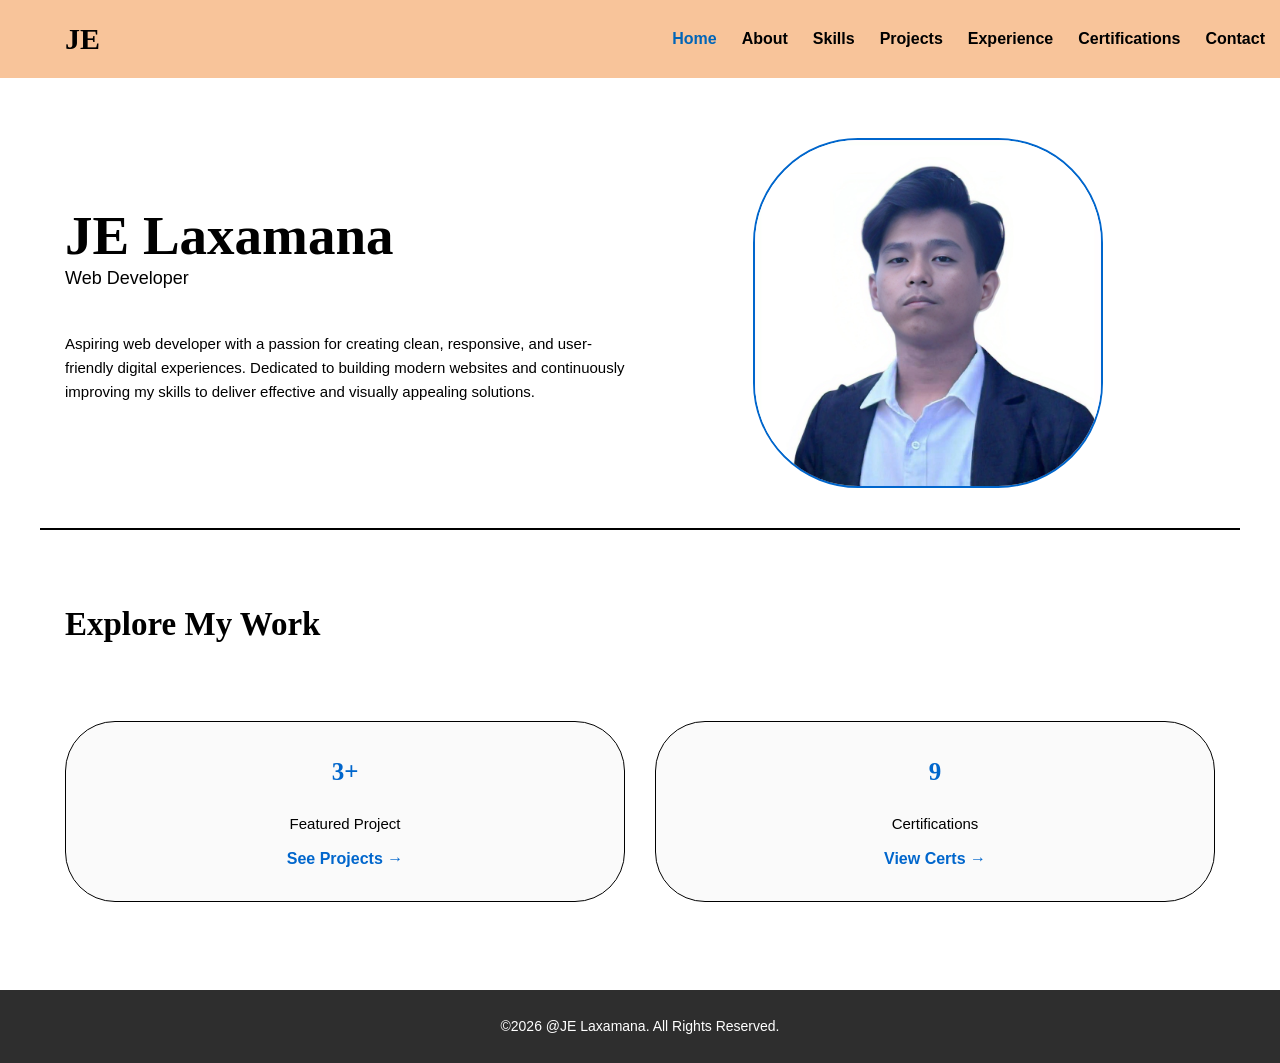
<file: index.html>
<!DOCTYPE html>

<head>
    <meta name="viewport" content="width=device-width, initial-scale=1.0">
    <title>JE Laxamana - Home</title>
    <link rel="stylesheet" href="style.css">
</head>
<body>
    <!-- Navigation -->
    <nav class="navbar">

  <div class="logo">JE</div>

  <div class="burger" id="burger">
    <div></div>
    <div></div>
    <div></div>
  </div>

  <ul class="nav-links" id="nav-links">
    <li><a href="index.html" class="active">Home</a></li>
    <li><a href="about.html">About</a></li>
    <li><a href="skills.html">Skills</a></li>
    <li><a href="projects.html">Projects</a></li>
    <li><a href="experience.html">Experience</a></li>
    <li><a href="certifications.html">Certifications</a></li>
    <li><a href="contact.html">Contact</a></li>
  </ul>

</nav>

    <!-- Hero Section -->
    <div class="home">
        <div class="home_content">
            <div class="home_text">
                <h1>JE Laxamana</h1>
                <p class="home_WebDev">Web Developer</p>
                <p class="home_description">
                Aspiring web developer with a passion for creating clean, responsive, and user-friendly digital experiences.
                Dedicated to building modern websites and continuously improving my skills to deliver effective and visually appealing solutions.</p>

            </div>
            <div class="img_container">
                <div class="img">
                    <img src="PFP.jpeg">
                </div>
            </div>
        </div>
    </div>



    <!-- Quick Navigation -->
    <section>
        <h2 class="section-title">Explore My Work</h2>
        <div class="quick-links">
            <div class="quick-card">
                <div class="quick-card-title">3+</div>
                <div class="quick-card-label">Featured Project</div>
                <a href="projects.html">See Projects →</a>
            </div>
            <div class="quick-card">
                <div class="quick-card-title">9</div>
                <div class="quick-card-label">Certifications</div>
                <a href="certifications.html">View Certs →</a>
            </div>
        </div>
    </section>

    <!-- Footer -->
    <footer>©2026 @JE Laxamana. All Rights Reserved.</footer>

    <script src="script.js"></script>
</body>
</html>
</file>
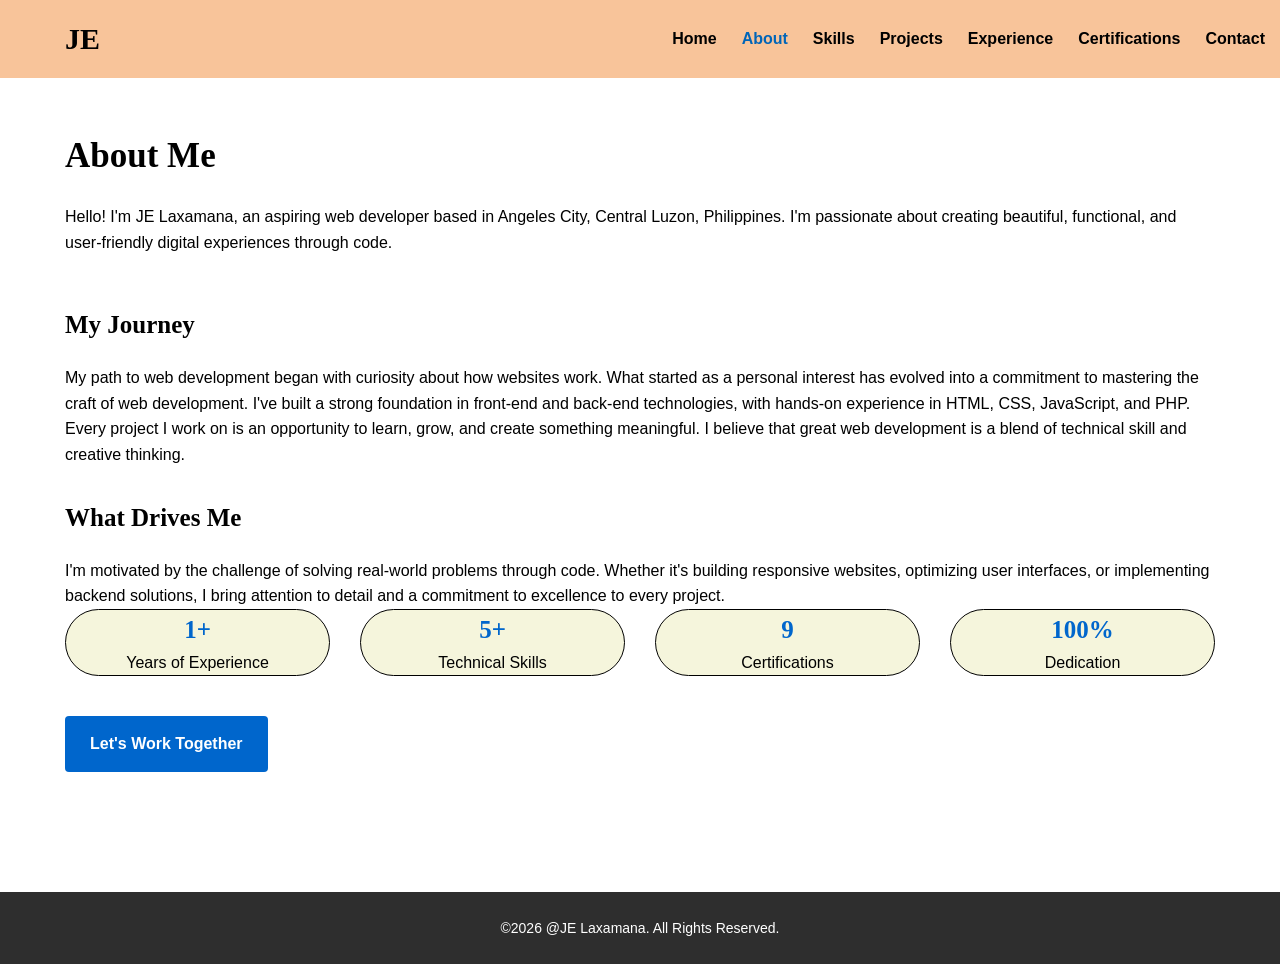
<file: about.html>
<!DOCTYPE html>

<head>
    <meta name="viewport" content="width=device-width, initial-scale=1.0">
    <title>JE Laxamana | About Me</title>
    <link rel="stylesheet" href="style.css">
</head>
<body>
    <!-- Navigation -->
    <nav class="navbar">

  <div class="logo">JE</div>

  <div class="burger" id="burger">
    <div></div>
    <div></div>
    <div></div>
  </div>

  <ul class="nav-links" id="nav-links">
    <li><a href="index.html">Home</a></li>
    <li><a href="about.html" class="active">About</a></li>
    <li><a href="skills.html">Skills</a></li>
    <li><a href="projects.html">Projects</a></li>
    <li><a href="experience.html">Experience</a></li>
    <li><a href="certifications.html">Certifications</a></li>
    <li><a href="contact.html">Contact</a></li>
  </ul>

</nav>

    <div class="container">
        <h1 class="page-title">About Me</h1>
            <div class="about-text">
                <p class="page-subtitle"> Hello! I'm JE Laxamana, an aspiring web developer based in Angeles City, Central Luzon, Philippines. I'm passionate about creating beautiful, functional, and user-friendly digital experiences through code.</p>
                <h3>My Journey</h3>
                <p>My path to web development began with curiosity about how websites work. What started as a personal interest has evolved into a commitment to mastering the craft of web development. I've built a strong foundation in front-end and back-end technologies, with hands-on experience in HTML, CSS, JavaScript, and PHP.</p>
                <p>Every project I work on is an opportunity to learn, grow, and create something meaningful. I believe that great web development is a blend of technical skill and creative thinking.</p>
                <h3>What Drives Me</h3>
                <p>I'm motivated by the challenge of solving real-world problems through code. Whether it's building responsive websites, optimizing user interfaces, or implementing backend solutions, I bring attention to detail and a commitment to excellence to every project.</p>
            </div>

        <div class="highlight">
            <div class="h-card">
                <div class="h-card-title">1+</div>
                <div class="h-card-label">Years of Experience</div>
            </div>
            <div class="h-card">
                <div class="h-card-title">5+</div>
                <div class="h-card-label">Technical Skills</div>
            </div>
            <div class="h-card">
                <div class="h-card-title">9</div>
                <div class="h-card-label">Certifications</div>
            </div> 
            <div class="h-card">
                <div class="h-card-title">100%</div>
                <div class="h-card-label">Dedication</div>
            </div>
        </div>
        <a href="contact.html" class="cta-link">Let's Work Together</a>
     </div>

    <footer>©2026 @JE Laxamana. All Rights Reserved.</footer>
    <script src="script.js"></script>
</body>
</html>
</file>
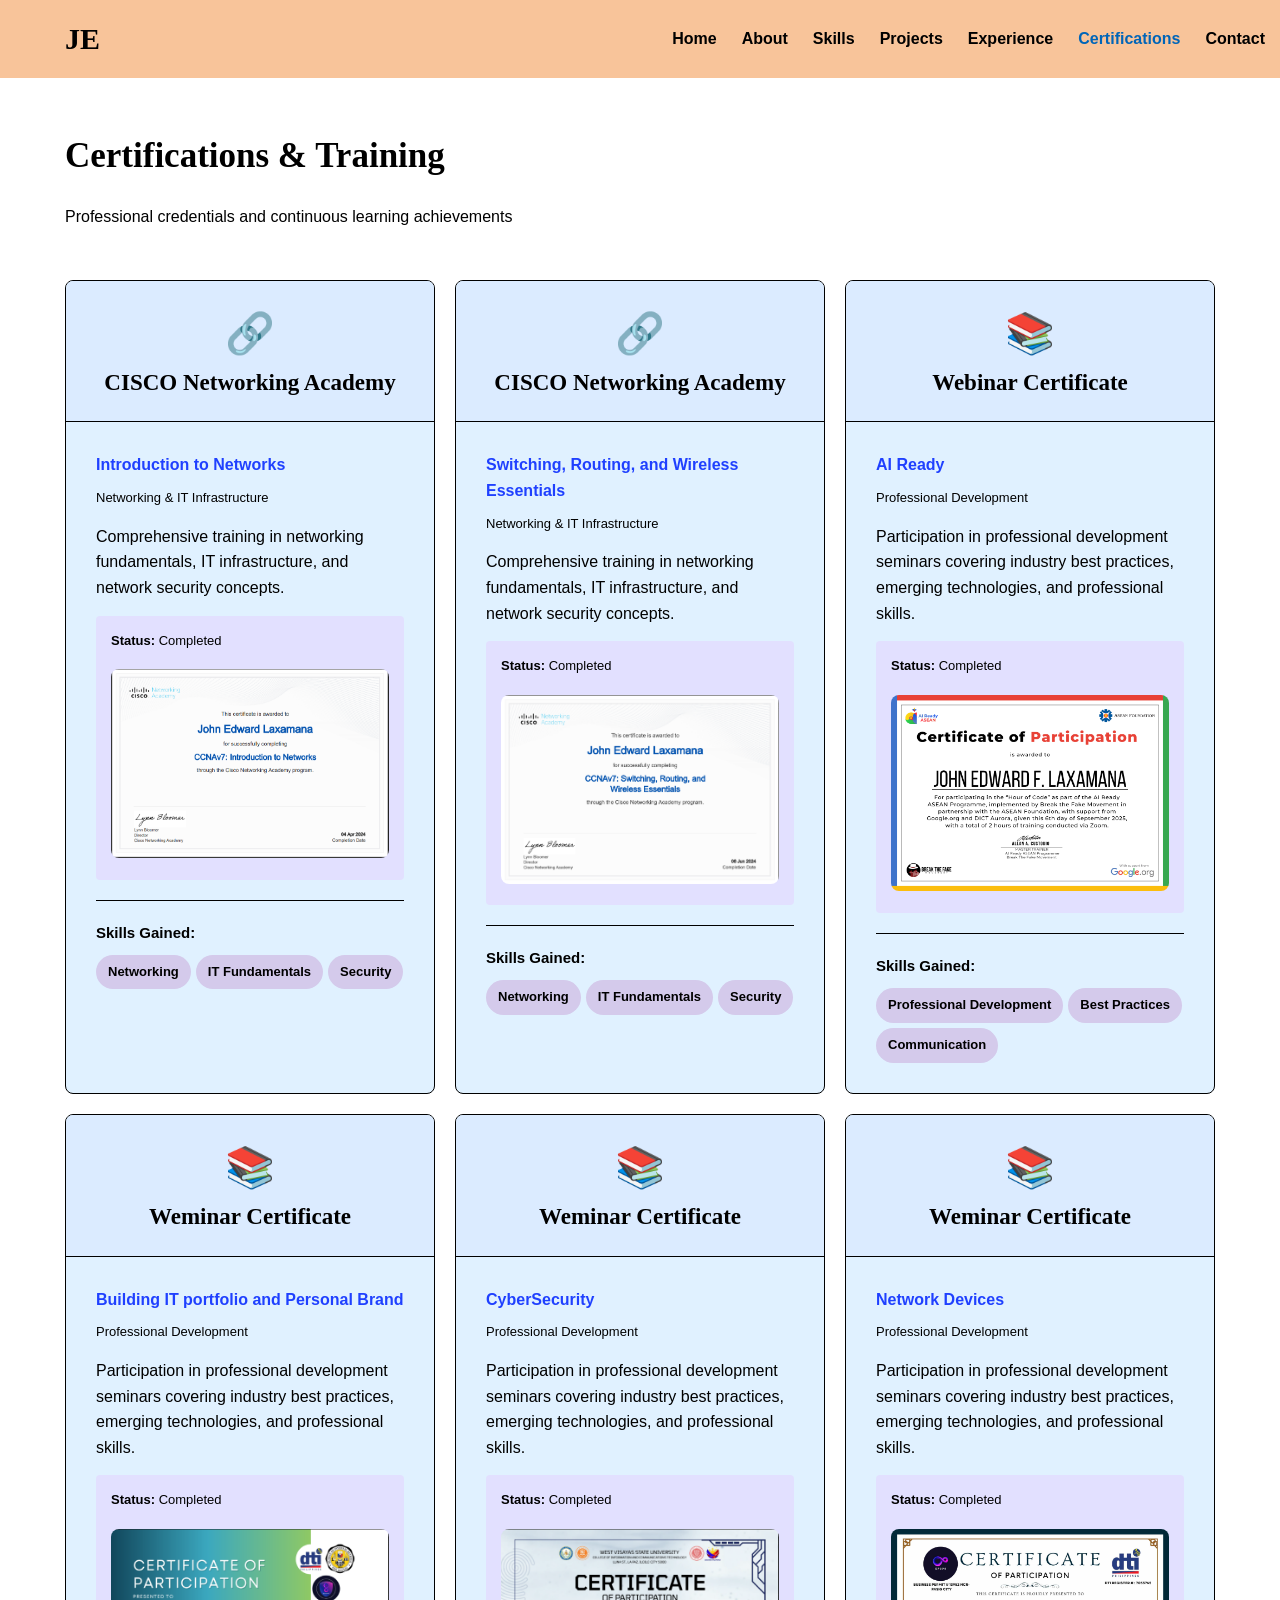
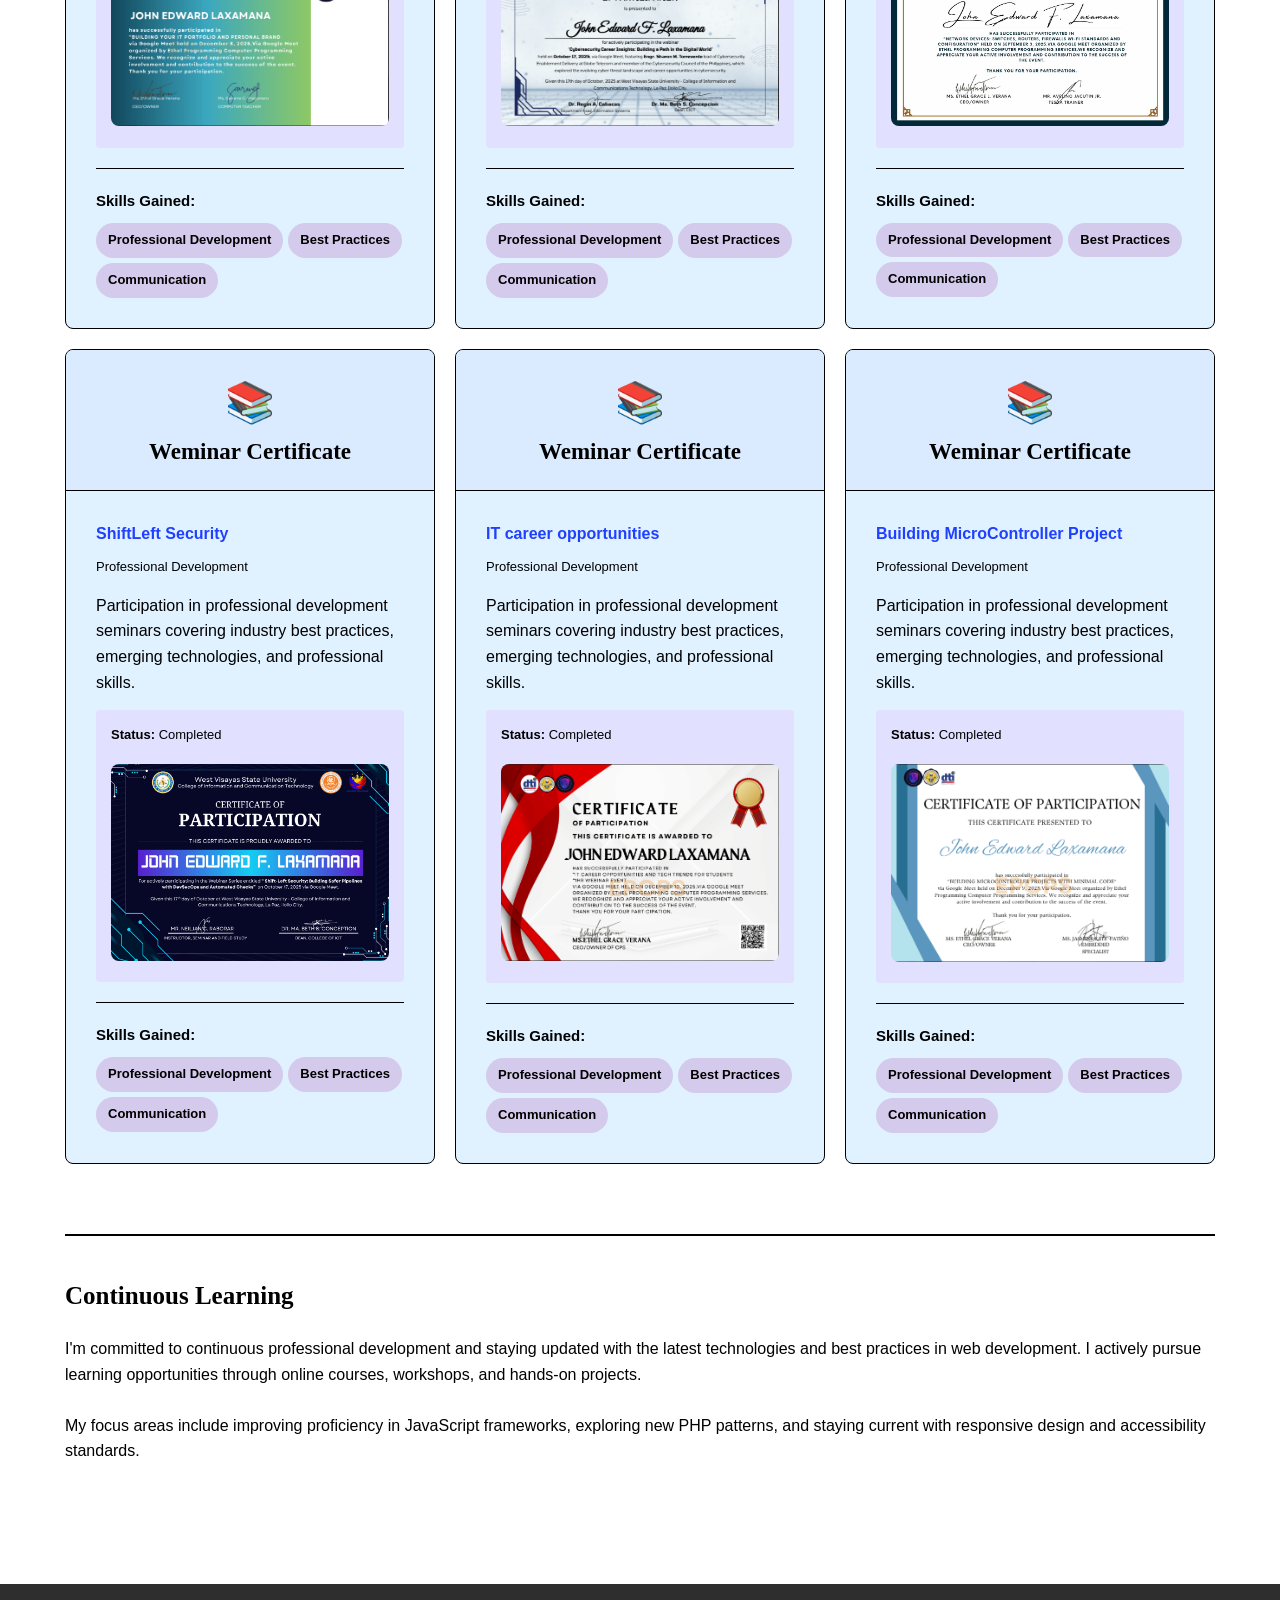
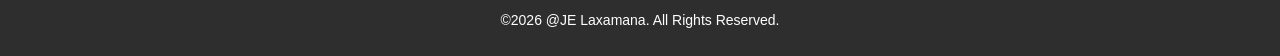
<file: certifications.html>
<!DOCTYPE html>

<head>
    <meta name="viewport" content="width=device-width, initial-scale=1.0">
    <title>JE Laxamana | Certifications</title>
    <link rel="stylesheet" href="style.css">
</head>
<body>
    <!-- Navigation -->
    <nav class="navbar">

  <div class="logo">JE</div>

  <div class="burger" id="burger">
    <div></div>
    <div></div>
    <div></div>
  </div>

  <ul class="nav-links" id="nav-links">
    <li><a href="index.html">Home</a></li>
    <li><a href="about.html">About</a></li>
    <li><a href="skills.html">Skills</a></li>
    <li><a href="projects.html">Projects</a></li>
    <li><a href="experience.html">Experience</a></li>
    <li><a href="certifications.html" class="active">Certifications</a></li>
    <li><a href="contact.html">Contact</a></li>
  </ul>

</nav>

    <div class="container">
        <h1 class="page-title">Certifications & Training</h1>
        <p class="page-subtitle">Professional credentials and continuous learning achievements</p>

        <div class="certs-grid">
            <div class="cert-card">
                <div class="cert-header">
                    <div class="cert-icon">🔗</div>
                    <h2 class="cert-name">CISCO Networking Academy</h2>
                </div>
                <div class="cert-body">
                    <div class="cert-issuer">Introduction to Networks</div>
                    <div class="cert-category">Networking & IT Infrastructure</div>
                    <p class="cert-description">Comprehensive training in networking fundamentals, IT infrastructure, and network security concepts.</p>
                    <div class="cert-details">
                        <div class="cert-detail-item">
                            <span class="cert-detail-label">Status:</span> Completed
                        </div>

                        <div class="cert-image">
                            <img src="CCNA-ITN.PNG" alt="Seminar Certificate" onclick="openImage(this)">
                        </div>
                    </div>
                    
                    <div class="certification-skills">
                        <div class="skills-label">Skills Gained:</div>
                        <div class="skills-tags">
                            <span class="skill-badge">Networking</span>
                            <span class="skill-badge">IT Fundamentals</span>
                            <span class="skill-badge">Security</span>
                        </div>
                    </div>
                </div>
            </div>
            <div class="cert-card">
                <div class="cert-header">
                    <div class="cert-icon">🔗</div>
                    <h2 class="cert-name">CISCO Networking Academy</h2>
                </div>
                <div class="cert-body">
                    <div class="cert-issuer">Switching, Routing, and Wireless Essentials</div>
                    <div class="cert-category">Networking & IT Infrastructure</div>
                    <p class="cert-description">Comprehensive training in networking fundamentals, IT infrastructure, and network security concepts.</p>
                    <div class="cert-details">
                        <div class="cert-detail-item">
                            <span class="cert-detail-label">Status:</span> Completed
                        </div>

                        <div class="cert-image">
                            <img src="CCNA-SRWE.png" alt="Seminar Certificate" onclick="openImage(this)">
                        </div>

                    </div>
                    
                    <div class="certification-skills">
                        <div class="skills-label">Skills Gained:</div>
                        <div class="skills-tags">
                            <span class="skill-badge">Networking</span>
                            <span class="skill-badge">IT Fundamentals</span>
                            <span class="skill-badge">Security</span>
                        </div>
                    </div>
                </div>
            </div>

            <div class="cert-card">
                <div class="cert-header">
                    <div class="cert-icon">📚</div>
                    <h2 class="cert-name">Webinar Certificate</h2>
                </div>
                <div class="cert-body">
                    <div class="cert-issuer">AI Ready</div>
                    <div class="cert-category">Professional Development</div>
                    <p class="cert-description">Participation in professional development seminars covering industry best practices, emerging technologies, and professional skills.</p>
                    <div class="cert-details">
                        <div class="cert-detail-item">
                            <span class="cert-detail-label">Status:</span> Completed
                        </div>

                        <div class="cert-image">
                            <img src="Certificate, (AI ready).png" alt="Seminar Certificate" onclick="openImage(this)">
                        </div>
                    </div>


                    <div class="certification-skills">
                        <div class="skills-label">Skills Gained:</div>
                        <div class="skills-tags">
                            <span class="skill-badge">Professional Development</span>
                            <span class="skill-badge">Best Practices</span>
                            <span class="skill-badge">Communication</span>
                        </div>
                    </div>
                </div>
            </div>
            <div class="cert-card">
                <div class="cert-header">
                    <div class="cert-icon">📚</div>
                    <h2 class="cert-name">Weminar Certificate</h2>
                </div>
                <div class="cert-body">
                    <div class="cert-issuer">Building IT portfolio and Personal Brand</div>
                    <div class="cert-category">Professional Development</div>
                    <p class="cert-description">Participation in professional development seminars covering industry best practices, emerging technologies, and professional skills.</p>
                    <div class="cert-details">
                        <div class="cert-detail-item">
                            <span class="cert-detail-label">Status:</span> Completed
                        </div>

                        <div class="cert-image">
                            <img src="Cert, Building port.png" alt="Seminar Certificate" onclick="openImage(this)">
                        </div>

                    </div>


                    <div class="certification-skills">
                        <div class="skills-label">Skills Gained:</div>
                        <div class="skills-tags">
                            <span class="skill-badge">Professional Development</span>
                            <span class="skill-badge">Best Practices</span>
                            <span class="skill-badge">Communication</span>
                        </div>
                    </div>
                </div>
            </div>
            <div class="cert-card">
                <div class="cert-header">
                    <div class="cert-icon">📚</div>
                    <h2 class="cert-name">Weminar Certificate</h2>
                </div>
                <div class="cert-body">
                    <div class="cert-issuer">CyberSecurity</div>
                    <div class="cert-category">Professional Development</div>
                    <p class="cert-description">Participation in professional development seminars covering industry best practices, emerging technologies, and professional skills.</p>
                    <div class="cert-details">
                        <div class="cert-detail-item">
                            <span class="cert-detail-label">Status:</span> Completed
                        </div>

                        <div class="cert-image">
                            <img src="Cert, Cybersecurity.png" alt="Seminar Certificate" onclick="openImage(this)">
                        </div>

                    </div>


                    <div class="certification-skills">
                        <div class="skills-label">Skills Gained:</div>
                        <div class="skills-tags">
                            <span class="skill-badge">Professional Development</span>
                            <span class="skill-badge">Best Practices</span>
                            <span class="skill-badge">Communication</span>
                        </div>
                    </div>
                </div>
            </div>
            <div class="cert-card">
                <div class="cert-header">
                    <div class="cert-icon">📚</div>



                    <h2 class="cert-name">Weminar Certificate</h2>
                </div>
                <div class="cert-body">
                    <div class="cert-issuer">Network Devices</div>
                    <div class="cert-category">Professional Development</div>
                    <p class="cert-description">Participation in professional development seminars covering industry best practices, emerging technologies, and professional skills.</p>
                    <div class="cert-details">
                        <div class="cert-detail-item">
                            <span class="cert-detail-label">Status:</span> Completed
                        </div>

                        <div class="cert-image">
                            <img src="Certificate, (Network Devices).jpeg" alt="Seminar Certificate" onclick="openImage(this)">
                        </div>

                    </div>


                    <div class="certification-skills">
                        <div class="skills-label">Skills Gained:</div>
                        <div class="skills-tags">
                            <span class="skill-badge">Professional Development</span>
                            <span class="skill-badge">Best Practices</span>
                            <span class="skill-badge">Communication</span>
                        </div>
                    </div>
                </div>
            </div>


            <div class="cert-card">
                <div class="cert-header">
                    <div class="cert-icon">📚</div>
                    <h2 class="cert-name">Weminar Certificate</h2>
                </div>
                <div class="cert-body">
                    <div class="cert-issuer">ShiftLeft Security</div>
                    <div class="cert-category">Professional Development</div>
                    <p class="cert-description">Participation in professional development seminars covering industry best practices, emerging technologies, and professional skills.</p>
                    <div class="cert-details">
                        <div class="cert-detail-item">
                            <span class="cert-detail-label">Status:</span> Completed
                        </div>

                        <div class="cert-image">
                            <img src="Certificate, (Shift-Left Security).png" alt="Seminar Certificate" onclick="openImage(this)">
                        </div>

                    </div>


                    <div class="certification-skills">
                        <div class="skills-label">Skills Gained:</div>
                        <div class="skills-tags">
                            <span class="skill-badge">Professional Development</span>
                            <span class="skill-badge">Best Practices</span>
                            <span class="skill-badge">Communication</span>
                        </div>
                    </div>
                </div>
            </div>


            <div class="cert-card">
                <div class="cert-header">
                    <div class="cert-icon">📚</div>
                    <h2 class="cert-name">Weminar Certificate</h2>
                </div>
                <div class="cert-body">
                    <div class="cert-issuer">IT career opportunities</div>
                    <div class="cert-category">Professional Development</div>
                    <p class="cert-description">Participation in professional development seminars covering industry best practices, emerging technologies, and professional skills.</p>
                    <div class="cert-details">
                        <div class="cert-detail-item">
                            <span class="cert-detail-label">Status:</span> Completed
                        </div>

                        <div class="cert-image">
                            <img src="cert, IT career.png" alt="Seminar Certificate" onclick="openImage(this)">
                        </div>

                    </div>


                    <div class="certification-skills">
                        <div class="skills-label">Skills Gained:</div>
                        <div class="skills-tags">
                            <span class="skill-badge">Professional Development</span>
                            <span class="skill-badge">Best Practices</span>
                            <span class="skill-badge">Communication</span>
                        </div>
                    </div>
                </div>
            </div>


            <div class="cert-card">
                <div class="cert-header">
                    <div class="cert-icon">📚</div>
                    <h2 class="cert-name">Weminar Certificate</h2>
                </div>
                <div class="cert-body">
                    <div class="cert-issuer">Building MicroController Project</div>
                    <div class="cert-category">Professional Development</div>
                    <p class="cert-description">Participation in professional development seminars covering industry best practices, emerging technologies, and professional skills.</p>
                    <div class="cert-details">
                        <div class="cert-detail-item">
                            <span class="cert-detail-label">Status:</span> Completed
                        </div>

                        <div class="cert-image">
                            <img src="cert, bldg.png" alt="Seminar Certificate" onclick="openImage(this)">
                        </div>
                    
                    </div>


                    <div class="certification-skills">
                        <div class="skills-label">Skills Gained:</div>
                        <div class="skills-tags">
                            <span class="skill-badge">Professional Development</span>
                            <span class="skill-badge">Best Practices</span>
                            <span class="skill-badge">Communication</span>
                        </div>
                    </div>
                </div>
            </div>
            
        </div>

        <div class="training-section">
            <h2 class="training-title">Continuous Learning</h2>
            <p>
                I'm committed to continuous professional development and staying updated with the latest technologies and best practices in web development. I actively pursue learning opportunities through online courses, workshops, and hands-on projects.
            </p>
            <br>
            <p>
                My focus areas include improving proficiency in JavaScript frameworks, exploring new PHP patterns, and staying current with responsive design and accessibility standards.
            </p>
        </div>
    </div>




<div id="imgModal" class="img-modal">
    <span class="close-btn" onclick="closeImage()">&times;</span>
    <img class="modal-content" id="modalImg">
</div>


    <footer>©2026 @JE Laxamana. All Rights Reserved.</footer>

   



<script src="script.js"></script>
</body>
</html>
</file>
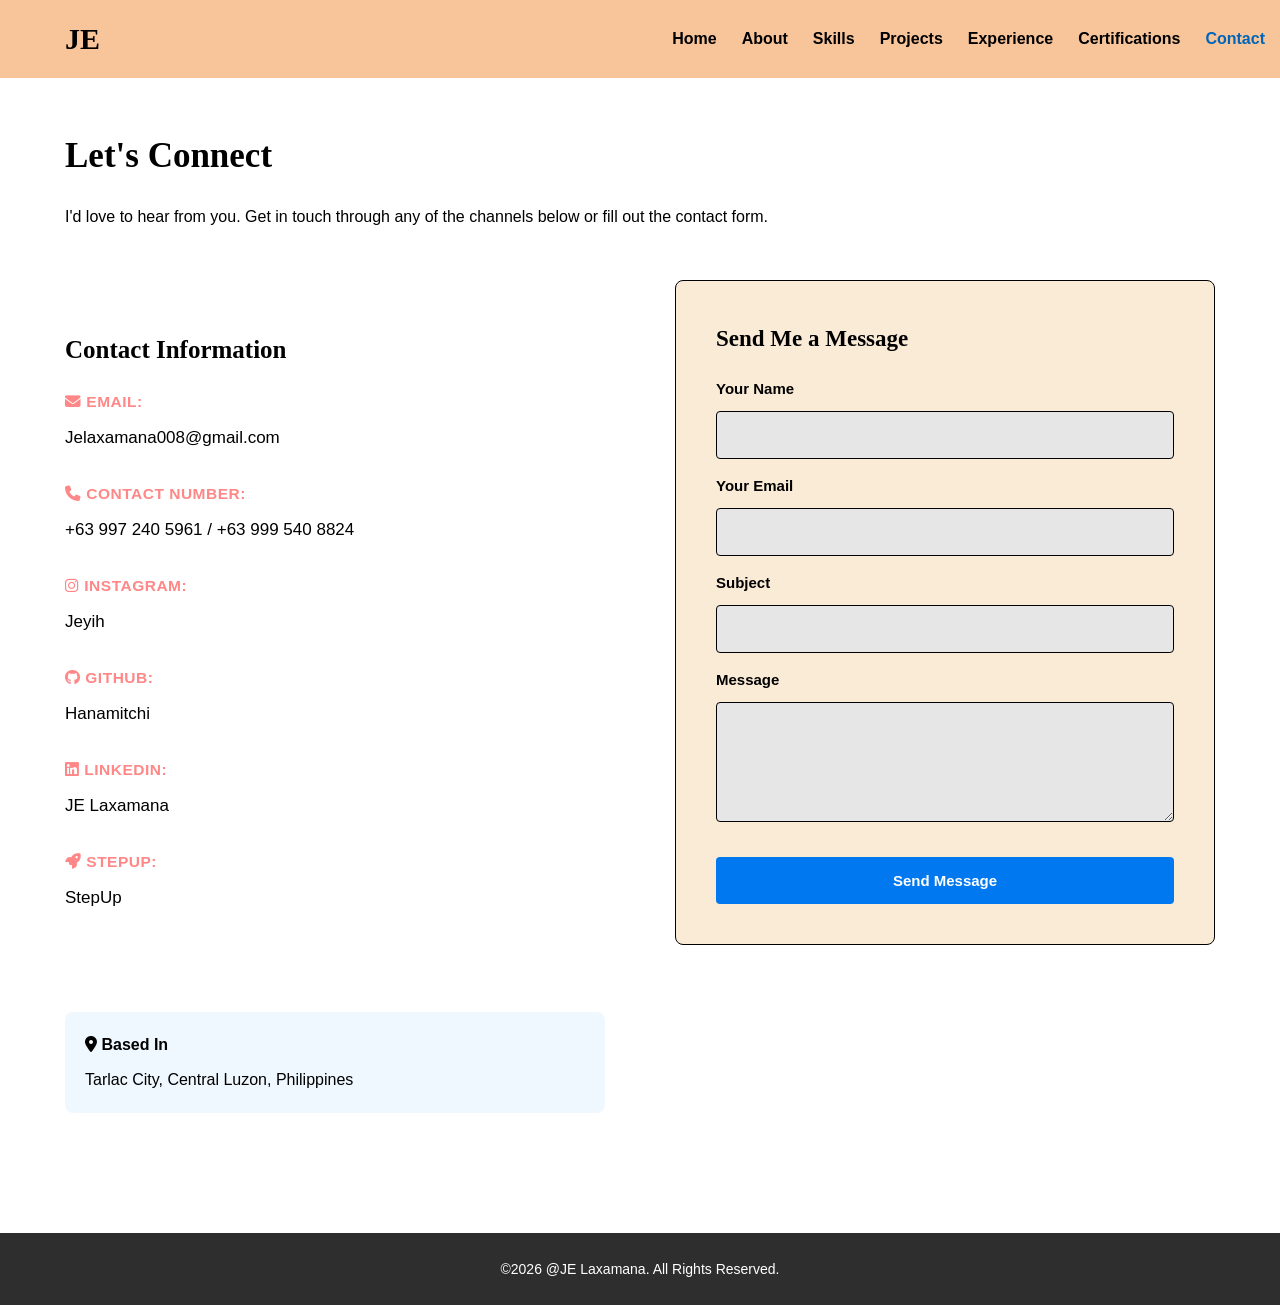
<file: contact.html>
<!DOCTYPE html>

<head>
    <meta name="viewport" content="width=device-width, initial-scale=1.0">
    <link rel="stylesheet" href="https://cdnjs.cloudflare.com/ajax/libs/font-awesome/6.5.0/css/all.min.css">
    <title>JE Laxamana | Contact</title>
    <link rel="stylesheet" href="style.css">
</head>
<body>
    <!-- Navigation -->
    <nav class="navbar">

  <div class="logo">JE</div>

  <div class="burger" id="burger">
    <div></div>
    <div></div>
    <div></div>
  </div>

  <ul class="nav-links" id="nav-links">
    <li><a href="index.html">Home</a></li>
    <li><a href="about.html">About</a></li>
    <li><a href="skills.html">Skills</a></li>
    <li><a href="projects.html">Projects</a></li>
    <li><a href="experience.html">Experience</a></li>
    <li><a href="certifications.html">Certifications</a></li>
    <li><a href="contact.html" class="active">Contact</a></li>
  </ul>

</nav>

    <div class="container">
        <h1 class="page-title">Let's Connect</h1>
        <p class="page-subtitle">I'd love to hear from you. Get in touch through any of the channels below or fill out the contact form.</p>

        <div class="contact-content">
            <div class="contact-info">
                <div class="info-section">
                    <h3 class="info-title">Contact Information</h3>
                    <div class="contact-item">
                        <div class="contact-label"><i class="fas fa-envelope"></i> Email:</div>
                        <a href="mailto:Jelaxamana008@gmail.com" class="contact-value">Jelaxamana008@gmail.com</a>
                    </div>
                    
                    <div class="contact-item">
                        <div class="contact-label"><i class="fas fa-phone"></i> Contact Number:</div>
                        <a href="" class="contact-value">+63 997 240 5961 / +63 999 540 8824</a>
                    </div>
                    

                     <div class="contact-item">
                        <div class="contact-label"><i class="fab fa-instagram"></i> Instagram:</div>
                        <a href="https://instagram.com/jeyih_/" class="contact-value">Jeyih</a>
                    </div>

                     <div class="contact-item">
                        <div class="contact-label"><i class="fab fa-github"></i> GitHub:</div>
                        <a href="https://github.com/Hanamitchi" class="contact-value">Hanamitchi</a>
                    </div>

                     <div class="contact-item">
                        <div class="contact-label"><i class="fab fa-linkedin"></i> LinkedIn:</div>
                        <a href="https://www.linkedin.com/in/JE-laxamana" class="contact-value">JE Laxamana</a>
                    </div>

                    <div class="contact-item">
                        <div class="contact-label"><i class="fas fa-rocket"></i> StepUp:</div>
                        <a href="https://Stepupbyje.netlify.app" class="contact-value">StepUp</a>
                    </div>
                    
                </div>

                <div class="location-box">
                    <div class="location-label"><i class="fas fa-map-marker-alt"></i> Based In</div>
                    <div class="location-text">Tarlac City, Central Luzon, Philippines</div>
                </div>
            </div>

            <div>
                <form class="contact-form" id="contactForm">
                    <h3>Send Me a Message</h3>
                    <div class="success-message" id="successMessage">
                        ✓ Thank you! I'll get back to you as soon as possible.
                    </div>
                    <div class="form-group">
                        <label for="name">Your Name</label>
                        <input type="text" id="name" name="name" required>
                    </div>
                    <div class="form-group">
                        <label for="email">Your Email</label>
                        <input type="email" id="email" name="email" required>
                    </div>
                    <div class="form-group">
                        <label for="subject">Subject</label>
                        <input type="text" id="subject" name="subject" required>
                    </div>
                    <div class="form-group">
                        <label for="message">Message</label>
                        <textarea id="message" name="message" required></textarea>
                    </div>
                    <button type="submit" class="btn">Send Message</button>
                </form>
            </div>
        </div>
    </div>

    <footer>©2026 @JE Laxamana. All Rights Reserved.</footer>
    <script src="script.js"></script>
</body>
</html>
</file>
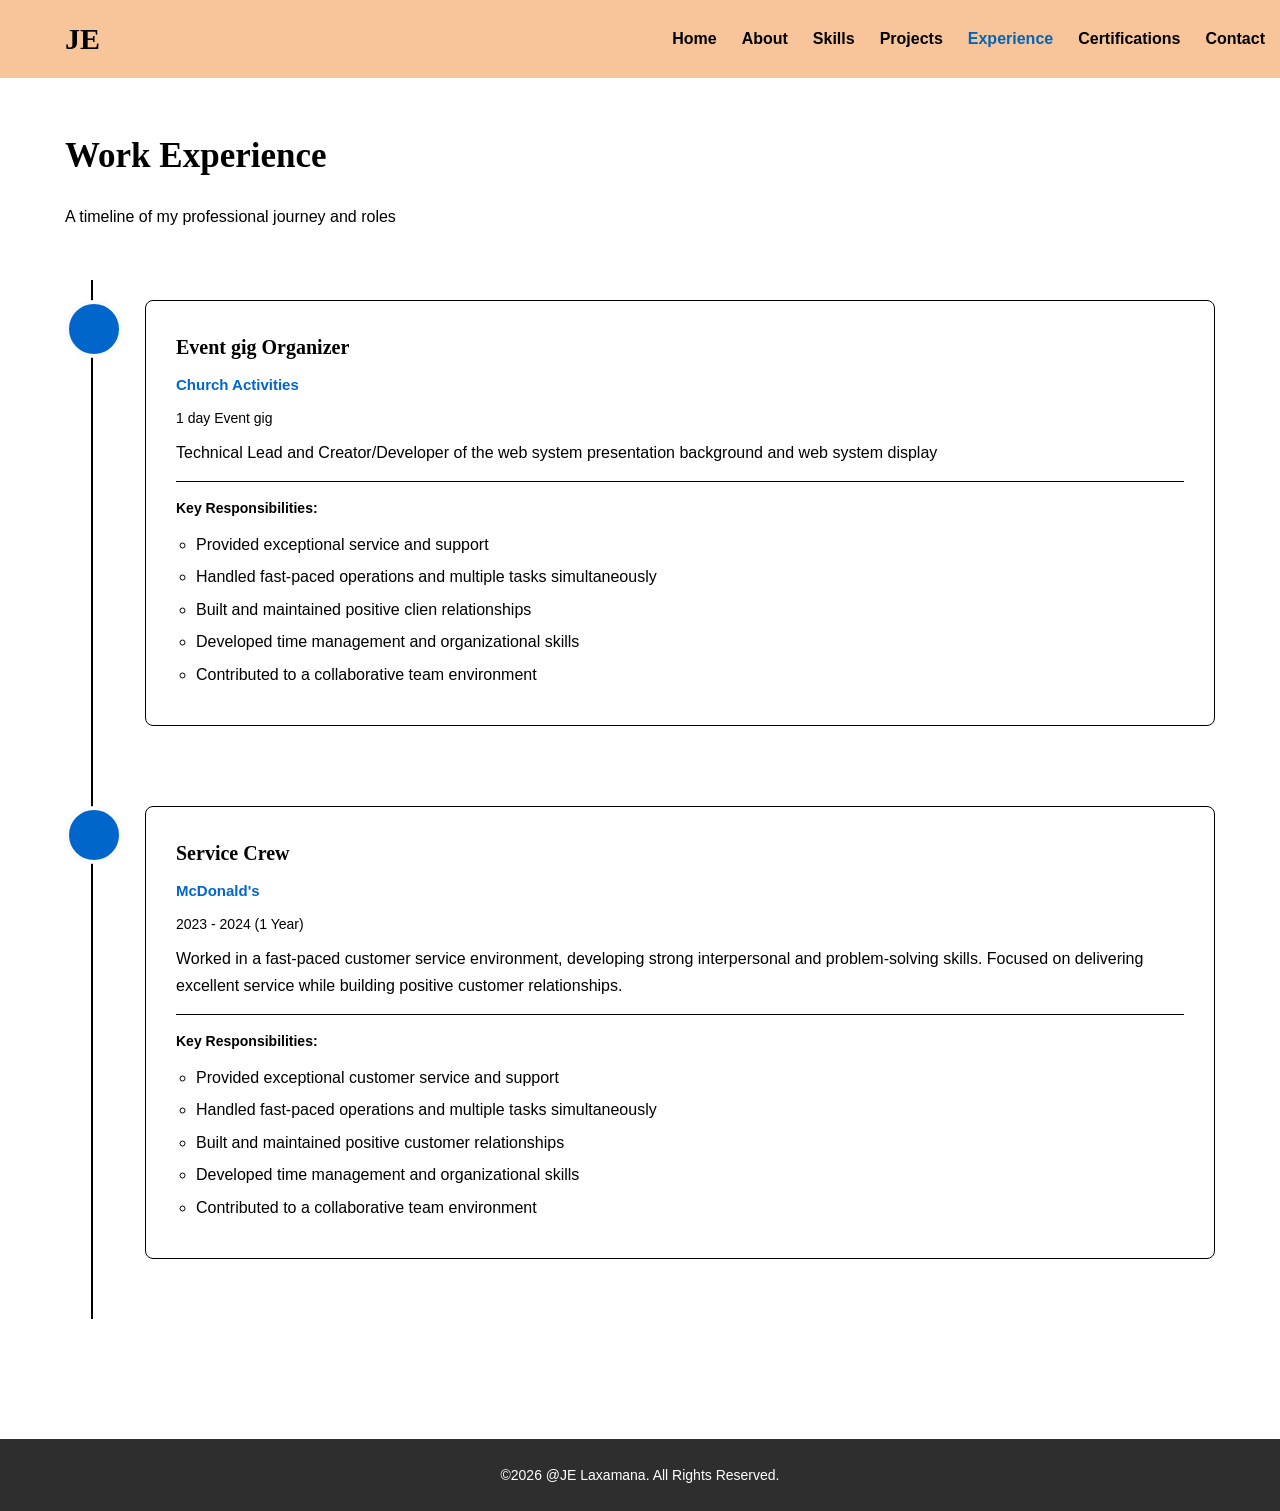
<file: experience.html>
<!DOCTYPE html>

<head>
    <meta name="viewport" content="width=device-width, initial-scale=1.0">
    <title>JE Laxamana | Experience</title>
    <link rel="stylesheet" href="style.css">
</head>
<body>
     <!-- Navigation -->
    <nav class="navbar">

  <div class="logo">JE</div>

  <div class="burger" id="burger">
    <div></div>
    <div></div>
    <div></div>
  </div>

  <ul class="nav-links" id="nav-links">
    <li><a href="index.html">Home</a></li>
    <li><a href="about.html">About</a></li>
    <li><a href="skills.html">Skills</a></li>
    <li><a href="projects.html">Projects</a></li>
    <li><a href="experience.html" class="active">Experience</a></li>
    <li><a href="certifications.html">Certifications</a></li>
    <li><a href="contact.html">Contact</a></li>
  </ul>

</nav>

    <div class="container">
        <h1 class="page-title">Work Experience</h1>
        <p class="page-subtitle">A timeline of my professional journey and roles</p>

        <div class="timeline">
            <div class="timeline-item">
                <div class="timeline-content">
                    <div class="timeline-title">Event gig Organizer</div>
                    <div class="timeline-company">Church Activities</div>
                    <div class="timeline-duration">1 day Event gig</div>
                    <p class="timeline-description">Technical Lead and Creator/Developer of the web system presentation background and web system display</p>
                    <div class="responsibilities">
                        <div class="responsibilities-title">Key Responsibilities:</div>
                        <ul>
                            <li>Provided exceptional service and support</li>
                            <li>Handled fast-paced operations and multiple tasks simultaneously</li>
                            <li>Built and maintained positive clien relationships</li>
                            <li>Developed time management and organizational skills</li>
                            <li>Contributed to a collaborative team environment</li>
                        </ul>
                    </div>
                </div>
            </div>
        </div>

        <div class="timeline">
            <div class="timeline-item">
                <div class="timeline-content">
                    <div class="timeline-title">Service Crew</div>
                    <div class="timeline-company">McDonald's</div>
                    <div class="timeline-duration">2023 - 2024 (1 Year)</div>
                    <p class="timeline-description">Worked in a fast-paced customer service environment, developing strong interpersonal and problem-solving skills. Focused on delivering excellent service while building positive customer relationships.</p>
                    <div class="responsibilities">
                        <div class="responsibilities-title">Key Responsibilities:</div>
                        <ul>
                            <li>Provided exceptional customer service and support</li>
                            <li>Handled fast-paced operations and multiple tasks simultaneously</li>
                            <li>Built and maintained positive customer relationships</li>
                            <li>Developed time management and organizational skills</li>
                            <li>Contributed to a collaborative team environment</li>
                        </ul>
                    </div>
                </div>
            </div>
        </div>
    </div>

    <footer>©2026 @JE Laxamana. All Rights Reserved.</footer>
    <script src="script.js"></script>
</body>
</html>
</file>
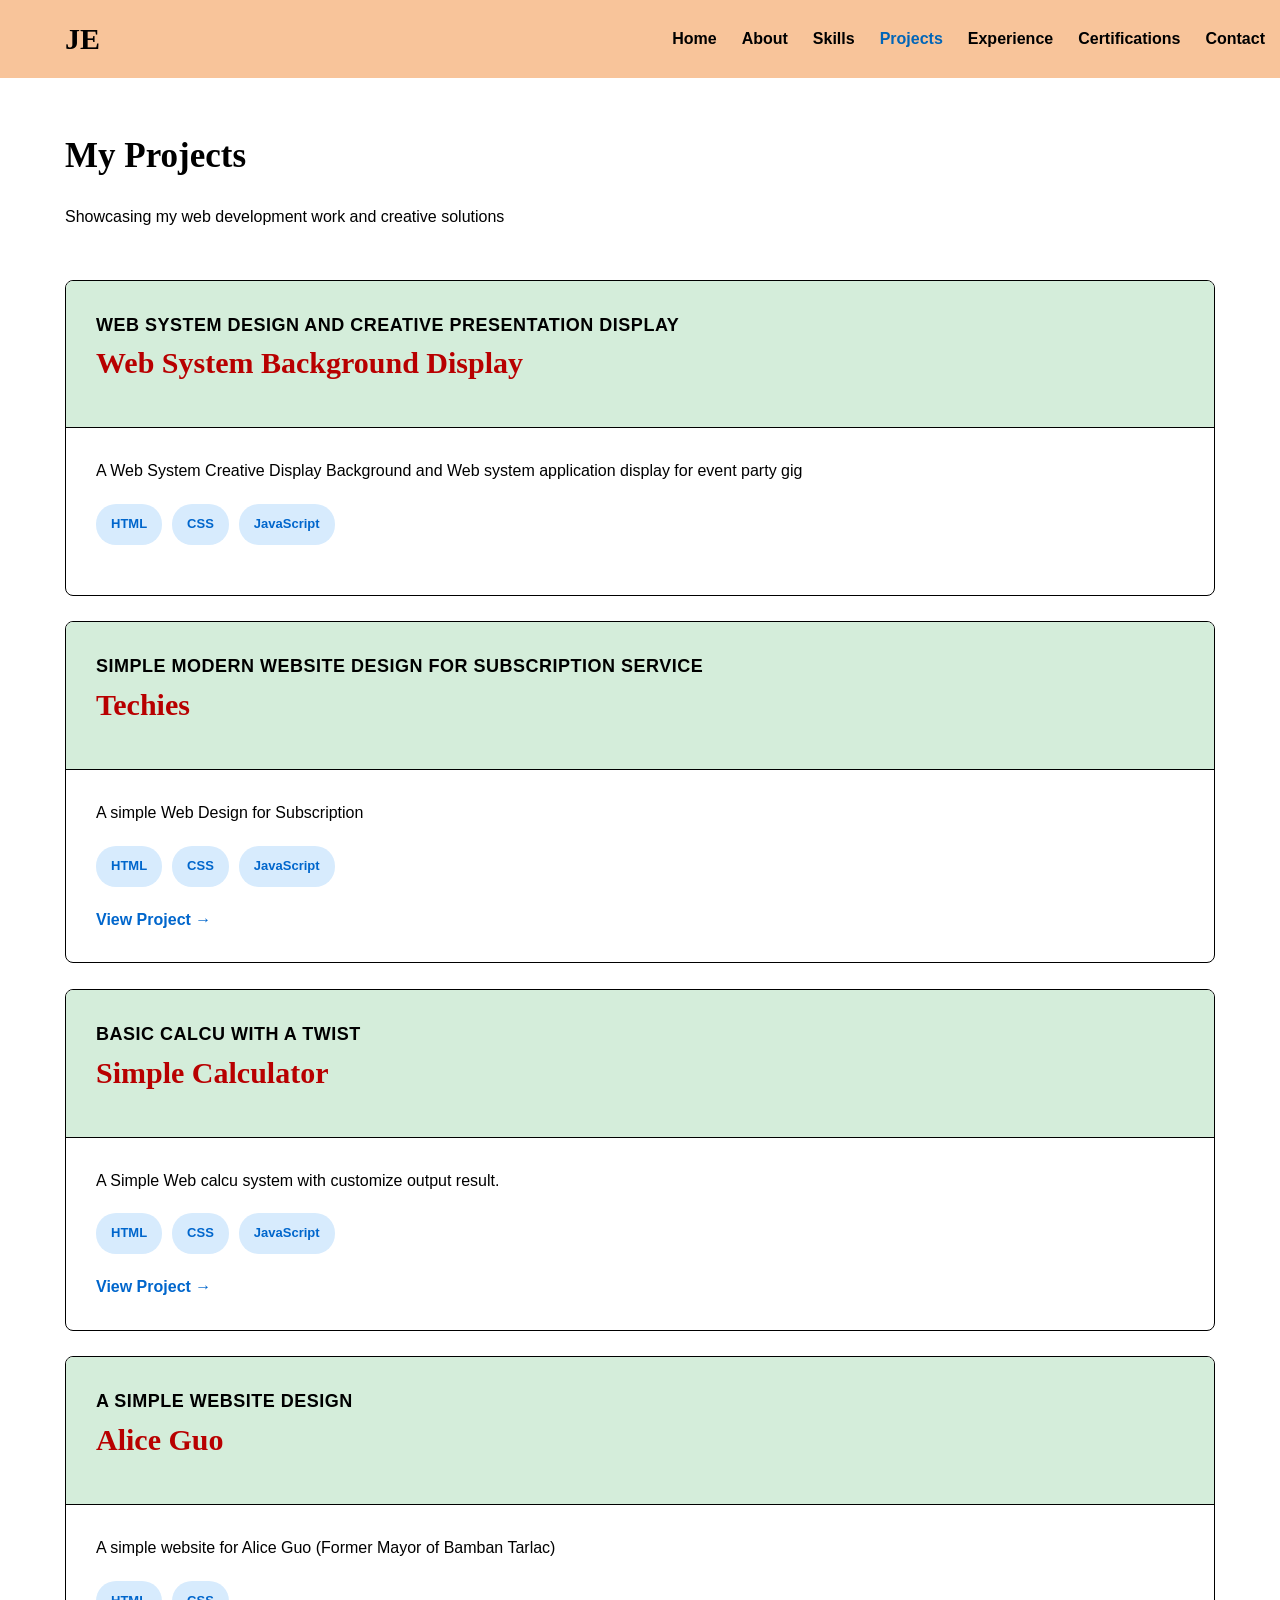
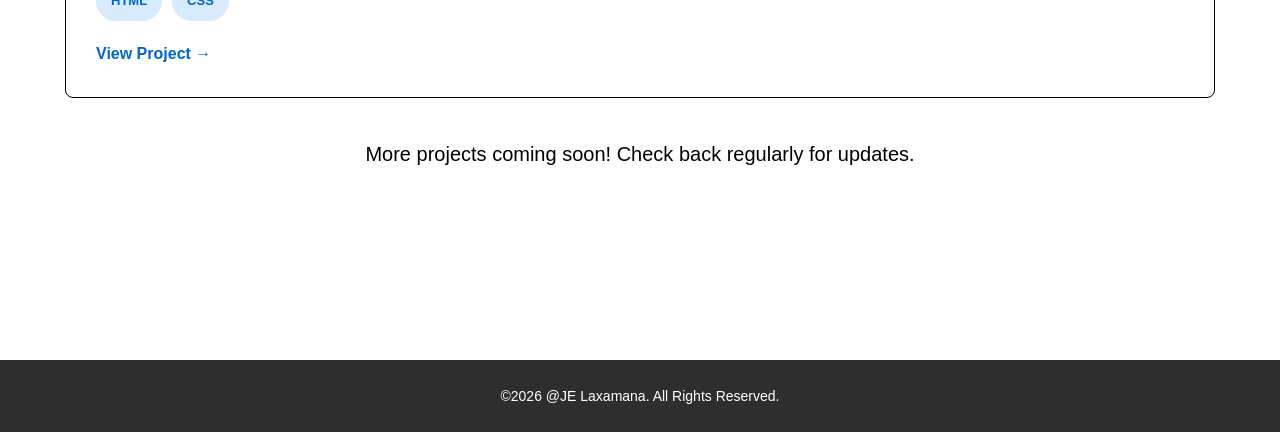
<file: projects.html>
<!DOCTYPE html>

<head>
    <meta name="viewport" content="width=device-width, initial-scale=1.0">
    <title>JE Laxamana | Projects</title>
    <link rel="stylesheet" href="style.css">
</head>
<body>
     <!-- Navigation -->
    <nav class="navbar">

  <div class="logo">JE</div>

  <div class="burger" id="burger">
    <div></div>
    <div></div>
    <div></div>
  </div>

  <ul class="nav-links" id="nav-links">
    <li><a href="index.html">Home</a></li>
    <li><a href="about.html">About</a></li>
    <li><a href="skills.html">Skills</a></li>
    <li><a href="projects.html" class="active">Projects</a></li>
    <li><a href="experience.html">Experience</a></li>
    <li><a href="certifications.html">Certifications</a></li>
    <li><a href="contact.html">Contact</a></li>
  </ul>

</nav>

    <div class="container">
        <h1 class="page-title">My Projects</h1>
        <p class="page-subtitle">Showcasing my web development work and creative solutions</p>


            <div class="project-card">
                <div class="project-header">
                    <div class="project-category">Web System Design and Creative Presentation Display</div>
                    <h2 class="project-title">Web System Background Display</h2>
                </div>
                <div class="project-body">
                    <p class="project-description">A Web System Creative Display Background and Web system application  display for event party gig</p>
                    <div class="project-tech">
                        <span class="tech-tag">HTML</span>
                        <span class="tech-tag">CSS</span>
                        <span class="tech-tag">JavaScript</span>
                    </div>
                    
                </div>
            </div>
            <br>
            <div class="project-card">
                <div class="project-header">
                    <div class="project-category">Simple Modern Website design for subscription service</div>
                    <h2 class="project-title">Techies</h2>
                </div>
                <div class="project-body">
                    <p class="project-description">A simple Web Design for Subscription</p>
                    <div class="project-tech">
                        <span class="tech-tag">HTML</span>
                        <span class="tech-tag">CSS</span>
                        <span class="tech-tag">JavaScript</span>
                    </div>
                    <a href="Techie/Main.html" class="project-link">View Project →</a>
                </div>
        </div>
         <br>
            <div class="project-card">
                <div class="project-header">
                    <div class="project-category">Basic calcu with a twist</div>
                    <h2 class="project-title">Simple Calculator</h2>
                </div>
                <div class="project-body">
                    <p class="project-description">A Simple Web calcu system with customize output result.</p>
                    <div class="project-tech">
                        <span class="tech-tag">HTML</span>
                        <span class="tech-tag">CSS</span>
                        <span class="tech-tag">JavaScript</span>
                    </div>
                    <a href="CrazyCalcu/Main.html" class="project-link">View Project →</a>
                </div>
        </div>
         <br>
            <div class="project-card">
                <div class="project-header">
                    <div class="project-category">A Simple Website Design</div>
                    <h2 class="project-title">Alice Guo</h2>
                </div>
                <div class="project-body">
                    <p class="project-description">A simple website for Alice Guo (Former Mayor of Bamban Tarlac)</p>
                    <div class="project-tech">
                        <span class="tech-tag">HTML</span>
                        <span class="tech-tag">CSS</span>
                    </div>
                    <a href="AliceGuo/Alice.html" class="project-link">View Project →</a>
                </div>
        </div>

        <div class="empty-state">
            <p class="empty-state-text">More projects coming soon! Check back regularly for updates.</p>
        </div>
    </div>

    <footer>©2026 @JE Laxamana. All Rights Reserved.</footer>
    <script src="script.js"></script>
</body>
</html>
</file>
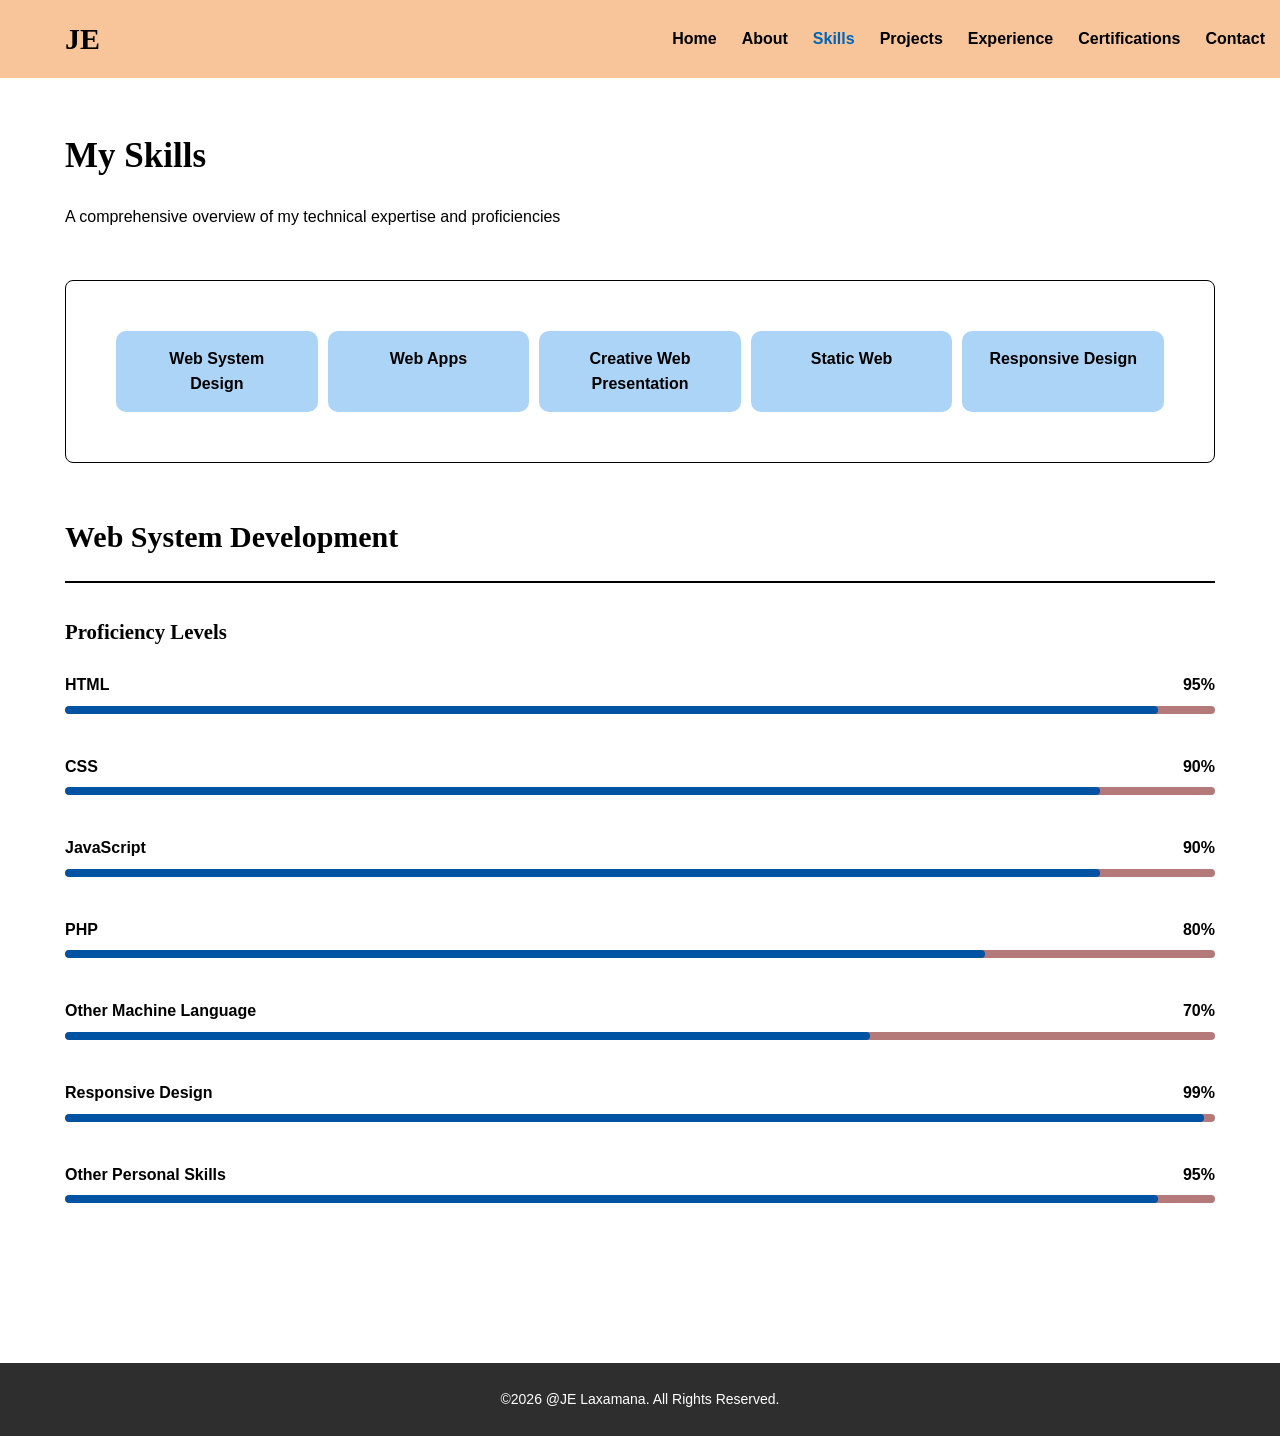
<file: skills.html>
<!DOCTYPE html>

<head>
    <meta name="viewport" content="width=device-width, initial-scale=1.0">
    <title>JE Laxamana | Skills</title>
    <link rel="stylesheet" href="style.css">
</head>
<body>
    <!-- Navigation -->
    <nav class="navbar">

  <div class="logo">JE</div>

  <div class="burger" id="burger">
    <div></div>
    <div></div>
    <div></div>
  </div>

  <ul class="nav-links" id="nav-links">
    <li><a href="index.html">Home</a></li>
    <li><a href="about.html">About</a></li>
    <li><a href="skills.html" class="active">Skills</a></li>
    <li><a href="projects.html">Projects</a></li>
    <li><a href="experience.html">Experience</a></li>
    <li><a href="certifications.html">Certifications</a></li>
    <li><a href="contact.html">Contact</a></li>
  </ul>

</nav>

    <div class="container">
            <h1 class="page-title">My Skills</h1>
            <p class="page-subtitle">A comprehensive overview of my technical expertise and proficiencies</p>

        <div class="featured-skills">
            <div class="featured-skills-list">
                <span class="featured-skill-item">Web System Design</span>
                <span class="featured-skill-item">Web Apps</span>
                <span class="featured-skill-item">Creative Web Presentation</span>
                <span class="featured-skill-item">Static Web</span>
                <span class="featured-skill-item">Responsive Design</span>
            </div>
        </div>

        <div class="skills-section">
            <h2 class="section-heading">Web System Development</h2>

            <h3 style="font-family: 'Playfair Display', serif; font-size: 1.3rem; margin-bottom: 1.5rem; margin-top: 2rem; color: var(--text-primary);">Proficiency Levels</h3>
            <div class="progress-container">
                <div class="progress-label">
                    <span class="progress-name">HTML</span>
                    <span class="progress-percent">95%</span>
                </div>
                <div class="progress-bar">
                    <div class="progress-fill" style="width: 95%"></div>
                </div>
            </div>
            <div class="progress-container">
                <div class="progress-label">
                    <span class="progress-name">CSS</span>
                    <span class="progress-percent">90%</span>
                </div>
                <div class="progress-bar">
                    <div class="progress-fill" style="width: 90%"></div>
                </div>
            </div>
            <div class="progress-container">
                <div class="progress-label">
                    <span class="progress-name">JavaScript</span>
                    <span class="progress-percent">90%</span>
                </div>
                <div class="progress-bar">
                    <div class="progress-fill" style="width: 90%"></div>
                </div>
            </div>
            <div class="progress-container">
                <div class="progress-label">
                    <span class="progress-name">PHP</span>
                    <span class="progress-percent">80%</span>
                </div>
                <div class="progress-bar">
                    <div class="progress-fill" style="width: 80%"></div>
                </div>
            </div>
            <div class="progress-container">
                <div class="progress-label">
                    <span class="progress-name">Other Machine Language</span>
                    <span class="progress-percent">70%</span>
                </div>
                <div class="progress-bar">
                    <div class="progress-fill" style="width: 70%"></div>
                </div>
            </div>
            <div class="progress-container">
                <div class="progress-label">
                    <span class="progress-name">Responsive Design</span>
                    <span class="progress-percent">99%</span>
                </div>
                <div class="progress-bar">
                    <div class="progress-fill" style="width: 99%"></div>
                </div>
            </div>
            <div class="progress-container">
                <div class="progress-label">
                    <span class="progress-name">Other Personal Skills</span>
                    <span class="progress-percent">95%</span>
                </div>
                <div class="progress-bar">
                    <div class="progress-fill" style="width: 95%"></div>
                </div>
            </div>
        </div>
    </div>

   <footer>©2026 @JE Laxamana. All Rights Reserved.</footer>
    <script src="script.js"></script>
</body>
</html>
</file>
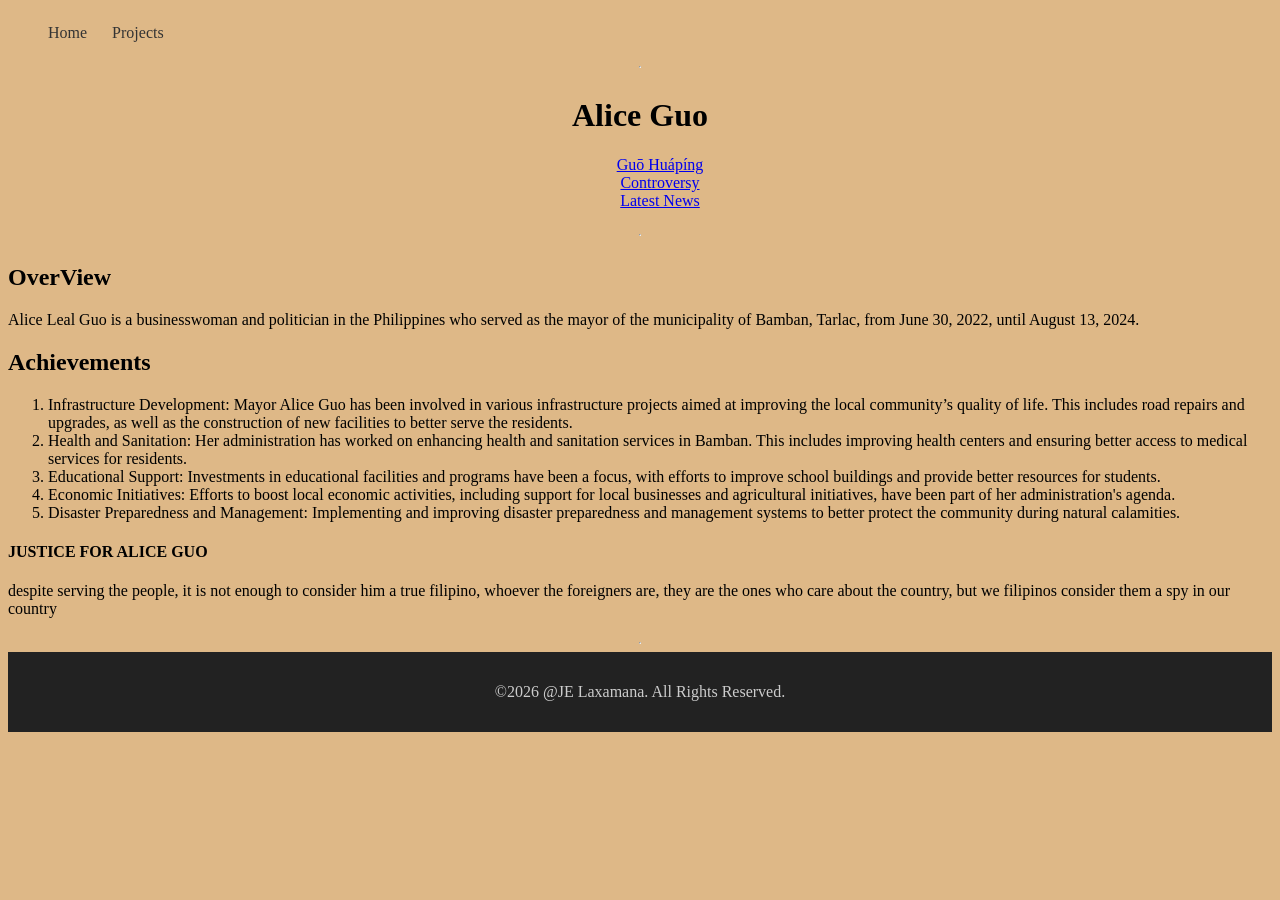
<file: AliceGuo/Alice.html>
<!DOCTYPE html>
<html>
      <link rel="Stylesheet" href="Stylesheet.css">

<head>
<title>Alice_Guo | JE Laxamana</title>
</head>


<nav class="navbar">
  <ul class="nav-links">
   <li><a href="../index.html">Home</a></li>
    <li><a href="../Projects.html">Projects</a></li>
  </ul>
</nav>
<hr>

<div class="Alice">
    <h1 class="H1">Alice Guo</h1>
    <ul class="LINK">
        <li><a href="https://en.wikipedia.org/wiki/Alice_Guo">Guō Huápíng</a></li>
        <li><a href="https://en.wikipedia.org/wiki/Alice_Guo#Political_career">Controversy</a></li>
        <li><a href="https://news.abs-cbn.com/news/2024/9/1/alice-guo-ready-to-surrender-but-fears-for-her-safety-lawyer-2159">Latest News</a></li>  

    </ul>
</div>
    <hr>
<body>
    <article>
        <Section1>
        <H2>OverView</H2>
           <p> Alice Leal Guo is a businesswoman and politician in the Philippines who served as the mayor of the municipality of Bamban,
            Tarlac, from June 30, 2022, until August 13, 2024.
        </p>
        </Section1>

        <section2>
            <h2>Achievements</h2>
            <p> 
                <ol>
                <li>Infrastructure Development: 
                Mayor Alice Guo has been involved in various infrastructure projects aimed at improving the 
                local community’s quality of life. This includes road repairs and upgrades, as well as the construction of new facilities 
                to better serve the residents.</li>

                <li>Health and Sanitation: 
                Her administration has worked on enhancing health and sanitation services in Bamban. 
                This includes improving health centers and ensuring better access to medical services for residents.</li>
                
                <li>Educational Support: 
                Investments in educational facilities and programs have been a focus, 
                with efforts to improve school buildings and provide better resources for students.</li>
                
                <li>Economic Initiatives: 
                Efforts to boost local economic activities, including support for local businesses and agricultural initiatives, 
                have been part of her administration's agenda.</li>
                
                <li>Disaster Preparedness and Management: 
                Implementing and improving disaster preparedness and management systems to better protect
                the community during natural calamities.</li>
            </ol>
        </p>
        </section2>

        <aside>
            <h4>JUSTICE FOR ALICE GUO</h4>
            <p>despite serving the people, it is not enough to consider him a true filipino, 
                whoever the foreigners are, they are the ones who care about the country, 
                but we filipinos consider them a spy in our country
            </p>
        </aside>
        </article>
<hr>
    </body>
    <footer>
  <p>©2026 @JE Laxamana. All Rights Reserved.</p>
</footer>


</html>
</file>
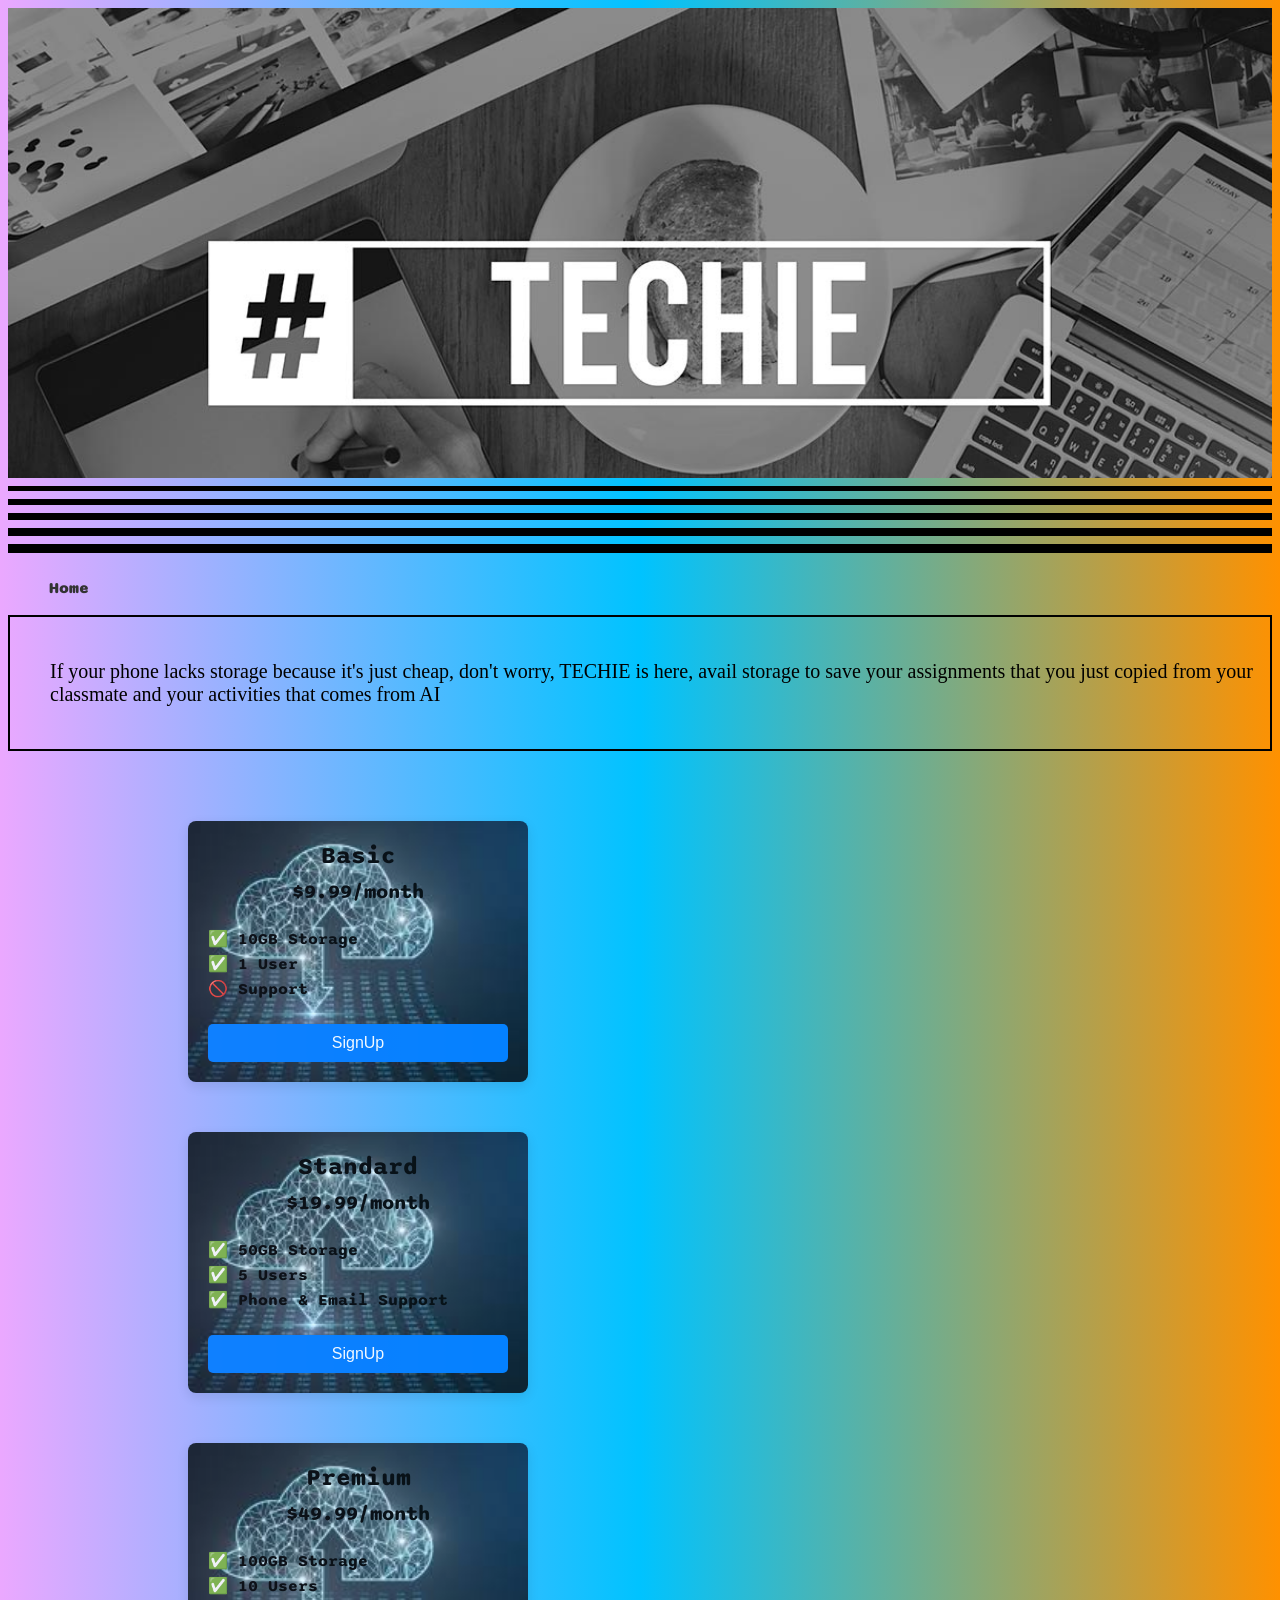
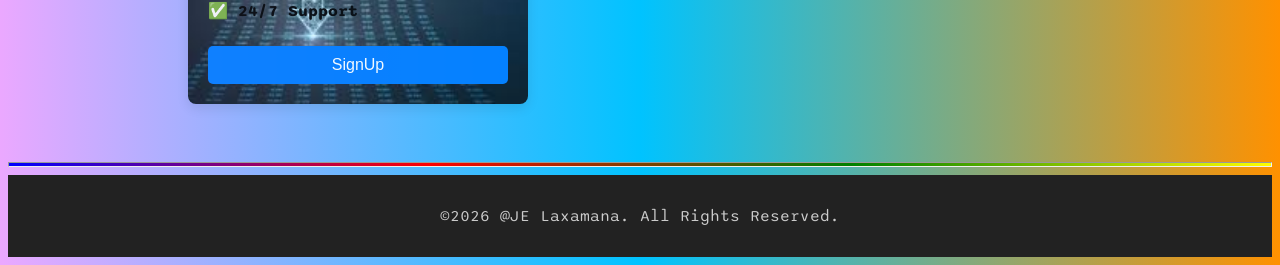
<file: Techie/Main.html>
<!DOCTYPE html>
<html>

<head>
  <title>Flexbox Pricing Table</title>
  <link rel="preconnect" href="https://fonts.googleapis.com">
  <link rel="preconnect" href="https://fonts.gstatic.com" crossorigin>
  <link href="https://fonts.googleapis.com/css2?family=Sono:wght@400;700&display=swap" rel="Stylesheet">
  <link rel="stylesheet" href="Stylesheet.css">
  <style>
    /* Hint: What can you do with a media query and flexbox? */
    @media (max-width: 1250px) {
      
    }
  </style>
</head>
<Header>
  <br><br><br><br><br><br>

  <br><br><br><br>
  
</Header>

<hr size="5px", color="black">
<hr size="6px", color="black">
<hr size="7px", color="black">
<hr size="8px", color="black">
<hr size="9px", color="black">
<nav class="navbar">
  <ul class="nav-links">
    <a href="../index.html" class="btn">Home</a>
  </ul>
</nav>
<section>
  
  <br>
  <ul>If your phone lacks storage because it's just cheap, 
    don't worry, TECHIE is here, avail storage to save your assignments that you just copied from your classmate 
    and your activities that comes from AI</ul>
    <br>
</section>
<br>

<body>


  <div class="pricing-container">
    <div class="pricing-plan">
      <div class="plan-title">Basic</div>
      <div class="plan-price">$9.99/month</div>
      <ul class="plan-features">
        <li>✅ 10GB Storage</li>
        <li>✅ 1 User</li>
        <li>🚫 Support</li>
      </ul>
      <button class="plan-button">SignUp</button>
     </div>


    <div class="pricing-plan">
      <div class="plan-title">Standard</div>
      <div class="plan-price">$19.99/month</div>
      <ul class="plan-features">
        <li>✅ 50GB Storage</li>
        <li>✅ 5 Users</li>
        <li>✅ Phone &amp; Email Support</li>
      </ul>
<button class="plan-button">SignUp</button>
    </div>


    <div class="pricing-plan">
      <div class="plan-title">Premium</div>
      <div class="plan-price">$49.99/month</div>
      <ul class="plan-features">
        <li>✅ 100GB Storage</li>
        <li>✅ 10 Users</li>
        <li>✅ 24/7 Support</li>
      </ul>
<button class="plan-button">SignUp</button>    </div>


  </div>
</body>
<div class="hhh"><hr size="5px"></div>
<footer>
  <p> ©2026 @JE Laxamana. All Rights Reserved.
  </p>
</footer>
</html>
</file>
<file: style.css>
* {
    margin: 0;
    padding: 0;
    box-sizing: border-box;
}


html {
    scroll-behavior: smooth;
}

body {
    font-family: 'Source Sans Pro', sans-serif;
    background-color: var(--primary-bg);
    color: var(--text-primary);
    line-height: 1.6;
    overflow-x: hidden;
    color: #000000;
}

/* NAVBAR */

.navbar{
  display:flex;
  justify-content:space-between;
  align-items:center;
  padding:15px;
  background:#f8c49a;
}

.logo{
  color:white;
  font-size:20px;
  font-weight:bold;
}

/* NAV LINKS */

.nav-links{
  display:flex;
  list-style:none;
  gap:25px;
}

.nav-links a{
  color:rgb(0, 0, 0);
  text-decoration:none;
  font-weight: 700;
}

/* BURGER */

.burger{
  display:none;
  cursor:pointer;
}

.burger div{
  width:25px;
  height:3px;
  background:rgb(0, 0, 0);
  margin:5px;
}

/* MOBILE STYLE */

@media (max-width:768px){

  .burger{
    display:block;
  }

  .nav-links{
    position:relative;
    background:#f8c49a;
    flex-direction:column;
    width:30%;
    text-align:center;
    display:none;
    border-radius: 40px;
  }

  .nav-links li{
    padding:10px;
  }

  .nav-links.show{
    display:flex;
  }

}


.nav-links a:hover,
.nav-links a.active {
    color: #0065b8;
}

.nav-links a::after {
    content: '';
    position: absolute;
    bottom: -3px;
    left: 0;
    width: 0;
    height: 2px;
    background-color:#0078f0;
    transition: width 0.3s ease;
}

.logo {
    font-family: 'Playfair Display', serif;
    font-size: 30px;
    font-weight: 700;
    padding: 0px 50px;
    color: #000000;
}

/* Section */
section {
    max-width: 1200px;
    margin: 0 auto;
    padding: 18px 25px;
    border-top: 2px solid;
}


.section-title {
    font-family: 'Playfair Display', serif;
    font-size: 33px;
    font-weight: 700;
    margin-bottom: 70px;
    margin-top: 50px;
    position: relative;
}


/* ========== HOME PAGE ========== */

.home {
    max-width: 1200px;
    margin: 0 auto;
    padding: 60px 25px 40px;
    animation: fadeInUp 0.8s ease;
}

.home_content {
    display: grid;
    grid-template-columns: 1fr 1fr;
    align-items: center;
}

.home_text {
    max-width: 600px;
}

.home h1 {
    font-family: 'Playfair Display', serif;
    font-size: 55px;
    font-weight: 700;
    margin-bottom: -16px;
}

.home_WebDev {
    font-size: 18px;
    margin-bottom: 40px;
    font-weight: 500;
}

.home_description {
    font-size: 15px;
    margin-bottom: 30px;
}


.img_container {
    display: flex;
    align-items: center;
    justify-content: center;
}

.img {
    width: 100%;
    max-width: 350px;
    height: 350px;
    border-radius: 30%;
    display: flex;
    border: 2px solid;
    border-color: #0066cc;
    overflow: hidden;
}




.about_text p {
    font-size: 16px;

}

.quick-links {
    display: grid;
    grid-template-columns: repeat(auto-fit, minmax(200px, 1fr));
    gap: 30px;
}

.quick-card {
    background-color:#fafafa;
    padding: 30px;
    border-radius: 50px;
    border: 1px solid;
    text-align: center;
    transition: all 0.3s ease;
}

.quick-card:hover {
    border-color:#0052a3;
    transform: translateY(-4px);
}

.quick-card-title {
    font-family: 'Playfair Display', serif;
    font-size: 25px;
    font-weight: 700;
    color:#0066cc;
    margin-bottom: 20px;
}

.quick-card-label {
    color:#000000;
    font-size: 15px;
}

.quick-card a {
    display: inline-block;
    margin-top: 10px;
    color:#0066cc;
    text-decoration: none;
    font-weight: 600;
    transition: all 0.3s ease;
}


/* Container */
.container {
    max-width: 1200px;
    margin: 0 auto;
    padding: 50px 25px;
}

.page-title {
    font-family: 'Playfair Display', serif;
    font-size: 35px;
    font-weight: 700;
    margin-bottom: 20px;
    color:#000000;
}

.page-subtitle {
    font-size: 16px;
    margin-bottom: 50px;
    
}

/* ========== ABOUT PAGE ========== */

.about-text h3 {
    font-family: 'Playfair Display', serif;
    font-size: 25px;
    margin-top: 30px;
    margin-bottom: 20px;
}

.highlight {
    display: grid;
    grid-template-columns: repeat(auto-fit, minmax(200px, 1fr));
    gap: 30px;
}

.h-card {
    background-color:beige;
    border-radius: 50px;
    border: 1px solid;
    text-align: center;
    transition: all 0.3s ease;
}

.h-card:hover {
    border-color:#0052a3;
    transform: translateY(-4px);
}

.h-card-title {
    font-family: 'Playfair Display', serif;
    font-size: 25px;
    font-weight: 700;
    color:#0066cc;
}


.cta-link {
    display: inline-block;
    margin-top: 40px;
    padding: 15px 25px;
    background-color:#0066cc;
    color: white;
    text-decoration: none;
    border-radius: 4px;
    font-weight: 600;
    transition: all 0.3s ease;
}

.cta-link:hover {
    background-color:#003a74;
    transform: translateY(-2px);
}

/* ========== SKILLS PAGE ========== */

.featured-skills {
    border: 1px solid;
    border-radius: 8px;
    padding: 50px;
    margin-bottom: 50px;
}

.featured-skills-list{
    display: grid;
    grid-template-columns: repeat(auto-fit, minmax(200px, 1fr));
    gap: 10px;
}


.featured-skill-item {
    background-color:rgb(172, 212, 247);
    color:#000000;
    padding: 15px 25px;
    
    border-radius: 10px;
    font-weight: 600;
    text-align: center;
}


.section-heading {
    font-family: 'Playfair Display', serif;
    font-size: 30px;
    font-weight: 700;
    padding-bottom: 20px;
    border-bottom: 2px solid;
}




.progress-container {
    margin-bottom: 40px;
}

.progress-label {
    display: flex;
    justify-content: space-between;
    margin-bottom: 8px;
}

.progress-name {
    font-weight: 600;
}

.progress-percent {
    font-weight: 900;
}

.progress-bar {
    background-color:#b47a7a;
    height: 8px;
    border-radius: 4px;
    overflow: hidden;
}

.progress-fill {
    height: 100%;
    background-color: #0052a3;
    border-radius: 4px;
    transition: width 0.6s ease;
}

/* ========== PROJECTS PAGE ========== */

.project-card {
    background-color:#ffffff;
    border: 1px solid;
    border-radius: 8px;
    overflow: hidden;
    transition: all 0.3s ease;
    display: flex;
    flex-direction: column;
}

.project-card:hover {
    transform: translateY(-6px);
}

.project-header {
    background:#d4edda;
    padding: 30px;
    border-bottom: 1px solid; 
}

.project-title {
    font-family: 'Playfair Display', serif;
    font-size: 30px;
    font-weight: 700;
    margin-bottom: 10px;
    color: rgb(184, 0, 0);
}

.project-category {
    font-size: 18px;
    font-weight: 600;
    text-transform: uppercase;
    letter-spacing: 0.5px;
}

.project-body {
    padding: 30px;
    flex-grow: 1;
    display: flex;
    flex-direction: column;
}

.project-description {
    margin-bottom: 20px;
    line-height: 1.6;
    flex-grow: 1;
}

.project-tech {
    display: flex;
    flex-wrap: wrap;
    gap: 10px;
    margin-bottom: 20px;
}

.tech-tag {
    background-color:rgb(215, 235, 253);
    color:#0066cc;
    padding: 10px 15px;
    border-radius: 20px;
    font-size: 13px;
    font-weight: 700;
}

.project-link {
    color:#0066cc;
    text-decoration: none;
    font-weight: 600;
    transition: all 0.3s ease;
    display: inline-block;
}


.empty-state {
    text-align: center;
    padding: 40px 20px;
}

.empty-state-text {
    font-size: 20px;
    margin-bottom: 30px;
}

/* ========== EXPERIENCE PAGE ========== */

.timeline {
    position: relative;
    padding: 20px 0;
}

.timeline::before {
    content: '';
    position: absolute;
    left: 26px;
    top: 0;
    bottom: 0;
    width: 2px;
    background-color:#000000;
}

.timeline-item {
    margin-bottom: 40px;
    position: relative;
    padding-left: 80px;
}

.timeline-item::before {
    content: '';
    position: absolute;
    left: 0;
    top: 0;
    width: 50px;
    height: 50px;
    border-radius: 50%;
    background-color:#0066cc;
    border: 4px solid;
    color: #fafafa;
}

.timeline-content {
    padding: 30px;
    border-radius: 8px;
    border: 1px solid;
    transition: all 0.3s ease;
}

.timeline-item:hover .timeline-content {
    border-color:#0066cc;
    transform: translateX(8px);
}

.timeline-title {
    font-family: 'Playfair Display', serif;
    font-size: 20px;
    font-weight: 700;
    margin-bottom: 10px;
}

.timeline-company {
    color:#0066cc;
    font-weight: 600;
    font-size: 15px;
    margin-bottom: 10px;
}

.timeline-duration {
    font-size: 14px;
    margin-bottom: 10px;
    font-weight: 500;
}

.timeline-description {
    color: black ;
    line-height: 1.7;
}

.responsibilities {
    margin-top: 15px;
    padding-top: 15px;
    border-top: 1px solid ;
}

.responsibilities-title {
    font-weight: 600;
    margin-bottom: 12px;
    font-size: 14px;
}

.responsibilities ul {
    list-style:circle;
    padding-left: 20px;
}

.responsibilities li {
    margin-bottom: 7px;
    position: relative;

}

/* ========== CERTIFICATIONS PAGE ========== */

.certs-grid {
    display: grid;
    grid-template-columns: repeat(auto-fit, minmax(300px, 1fr));
    gap: 20px;
}

.cert-card {
    background-color:rgb(224, 241, 255);
    border-radius: 8px;
    overflow: hidden;
    transition: all 0.3s ease;
    border: 1px solid;
}

.cert-card:hover {
    transform: translateY(-6px);
}

.cert-header {
    background:#dbebff;
    padding: 20px;
    border-bottom: 1px solid;
    text-align: center;
}

.cert-icon {
    font-size: 40px;
}

.cert-name {
    font-family: 'Playfair Display', serif;
    font-size: 23px;
    font-weight: 700;
}

.cert-body {
    padding: 30px;
}

.cert-issuer {
    color:#1f40ff;
    font-weight: 600;
    margin-bottom: 10px;
}

.cert-category {
    font-size: 13px;
    margin-bottom: 15px;
}

.cert-description {
    line-height: 1.6;
    margin-bottom: 15px;
}

.cert-details {
    background-color:rgb(226, 224, 255);
    padding: 15px;
    border-radius: 4px;
    font-size: 13px;
}

.cert-detail-item {
    margin-bottom: 8px;
}

.cert-detail-label {
    font-weight: 600;
}

.certification-skills {
    margin-top: 20px;
    padding-top: 20px;
    border-top: 1px solid;
}

.skills-label {
    font-weight: 600;
    margin-bottom: 10px;
    font-size: 15px;
}

.skills-tags {
    display: flex;
    flex-wrap: wrap;
    gap: 5px;
}

.skill-badge {
    background-color:rgb(212, 202, 235);
    padding: 7px 12px;
    border-radius: 20px;
    font-size: 13px;
    font-weight: 600;
}

.training-section {
    margin-top: 70px;
    padding-top: 40px;
    border-top: 2px solid;
}

.training-title {
    font-family: 'Playfair Display', serif;
    font-size: 25px;
    font-weight: 700;
    margin-bottom: 20px;
}


.cert-image img{
    width:100%;
    max-width:300px;
    margin-top:10px;
    border-radius:8px;
    cursor:pointer;
    transition:0.3s;
}

.cert-image img:hover{
    transform:scale(1.03);
}

/* FULLSCREEN MODAL */

.img-modal{
    display:none;
    position:fixed;
    z-index:1000;
    left:0;
    top:0;
    width:100%;
    height:100%;
    background-color:rgba(0,0,0,0.9);
    text-align:center;

}

.modal-content{
    margin-top:60px;
    max-width:90%;
    max-height:85%;
}



/* CLOSE BUTTON  */

.close-btn{
    position:absolute;
    top:20px;
    right:65px;
    color:rgb(192, 192, 192);
    font-size:50px;
    font-weight:bold;
    cursor:pointer;
}

.close-btn:hover{
    color:#e40000;
}




/* ========== CONTACT PAGE ========== */

.contact-content {
    display: grid;
    grid-template-columns: 1fr 1fr;
    gap: 70px;
    align-items: start;
}

.contact-info {
    display: flex;
    flex-direction: column;
    gap: 40px;
}

.info-section {
    margin-bottom: 10px;
}

.info-title {
    font-family: 'Playfair Display', serif;
    font-size: 25px;
    font-weight: 700;
    margin-bottom: 20px;
    margin-top: 50px;
}

.contact-item {
    margin-bottom: 30px;
}

.contact-label {
    font-size: 15.5px;
    margin-bottom: 10px;
    font-weight: 600;
    text-transform: uppercase;
    letter-spacing: 0.5px;
    color:rgb(255, 135, 135);
}

.contact-value {
    color:#000000;
    font-size: 17px;
    text-decoration: none;
    transition: color 0.3s ease;
    word-break: break-word;
}

.contact-value:hover {
    color:#0078f0;
}



.contact-form {
    background-color:antiquewhite;
    padding: 40px;
    border-radius: 8px;
    border: 1px solid ;
}

.contact-form h3 {
    font-family: 'Playfair Display', serif;
    font-size: 23px;
    font-weight: 700;
    margin-bottom: 20px;
}

.form-group {
    margin-bottom: 15px;
}

.form-group label {
    display: block;
    font-weight: 600;
    margin-bottom: 10px;
    font-size: 15px;
}

.form-group input,
.form-group textarea {
    width: 100%;
    padding: 15px;
    border: 1px solid;
    border-radius: 4px;
    font-family: 'Source Sans Pro', sans-serif;
    font-size: 14px;
    transition: all 0.3s ease;
    background-color:#e6e6e6;
}

.form-group input:focus,
.form-group textarea:focus {
    outline: none;
    border-color:#000000;
    background-color:aliceblue;
}

.form-group textarea {
    resize: vertical;
    min-height: 120px;
}

.contact-form .btn {
    width: 100%;
    padding: 15px;
    background-color:#0078f0;
    color: white;
    border: none;
    border-radius: 4px;
    font-size: 15px;
    font-weight: 600;
    cursor: pointer;
    transition: all 0.3s ease;
    margin-top: 12px;
}

.contact-form .btn:hover {
    background-color: #0052a3;
    transform: translateY(-2px);
}

.success-message {
    display: none;
    padding: 10px;
    background-color: #d4edda;
    color: #155724;
    border: 1px solid #c3e6cb;
    border-radius: 4px;
    margin-bottom: 10px;
    text-align: center;
}

.success-message.show {
    display: block;
    animation: slideDown 0.3s ease;
}

@keyframes slideDown {
    from {
        opacity: 0;
        transform: translateY(-10px);
    }
    to {
        opacity: 1;
        transform: translateY(0);
    }
}

.location-box {
    background-color:aliceblue;
    padding: 20px;
    border-radius: 8px;
    margin-top: 20px;
}

.location-label {
    font-weight: 600;
    margin-bottom: 10px;
}


/* ========== FOOTER ========== */

footer {
    background-color: #2e2e2e;
    color: white;
    text-align: center;
    padding: 25px;
    margin-top: 70px;
    font-size: 14px;
}

/* ========== ANIMATIONS ========== */

@keyframes fadeInUp {
    from {
        opacity: 0;
        transform: translateY(30px);
    }
    to {
        opacity: 1;
        transform: translateY(0);
    }
}

.fade-in {
    animation: fadeInUp 0.8s ease forwards;
    opacity: 0;
}

/* ========== RESPONSIVE ========== */

@media (max-width: 768px) {
    .nav-links {
        gap: 24px;
    }

    .page-title {
        font-size: 32px;
    }

    .home_content,
    .content-grid,
    .contact-content,
    .about-content {
        grid-template-columns: 1fr;
        gap: 32px;
    }
}
</file>
<file: AliceGuo/Stylesheet.css>
body{
    display: flex;
  flex-direction: column;
    background-color: burlywood;
}

.H1 {
    text-align: center;
}

.LINK {
  text-align: center;
  list-style: none;
  gap: 100px;
}

.LINKS a {
  text-decoration: none;
  color: #333;
  font-weight: 500;
  transition: 0.3s;
}







.navbar {
  display: flex;
  justify-content: space-between;
  align-items: center;
}

.nav-links {
  display: flex;
  list-style: none;
  gap: 25px;
}

.nav-links a {
  text-decoration: none;
  color: #333;
  font-weight: 500;
  transition: 0.3s;
}

.nav-links a:hover,
.nav-links .active {
  color: #0d6efd;
}


/* FOOTER */
footer {
  background: #222;
  color: #ccc;
  text-align: center;
padding: 15px;

}

/* RESPONSIVE */
@media(max-width: 900px) {
  .home {
    flex-direction: column-reverse;
    text-align: center;
  }

  .home-img img {
    margin-bottom: 25px;
  }
}
</file>
<file: Techie/Stylesheet.css>
header{
    font-family:'Franklin Gothic Medium';
    text-align: center;
    font-size: 40px;
    background-image: url(tech.jpg);
    background-repeat: no-repeat;
    background-size:cover;
}

section{
    font-family: 'Times New Roman';
    font-size: 20px;
    font-style:normal;
    border: 2px;
    border-style: solid;
}

.navbar {
  padding: 1px;
  display: flex;
  justify-content: space-between;
  align-items: center;
}

.nav-links {
  display: flex;
  list-style: none;
  gap: 30px;
}

.nav-links a {
  text-decoration: none;
  color: #333;
  font-weight:900;
  transition: 0.3s;
}

.nav-links a:hover,
.nav-links .active {
  color: #4400ff;
}


body {
    font-family: 'Sono', sans-serif;
    background-image: linear-gradient(to right,rgb(235, 168, 255),rgb(0, 195, 255), rgb(255, 145, 0) );
    
}
  .pricing-container {
    display: flex;
    justify-content: space-around;
    align-items: center;
    gap: 50px;
    flex-wrap: wrap;
    max-width: 600px;
    padding: 50px;

  }
  
  .pricing-plan {
    border-radius: 8px;
    box-shadow: 0 4px 12px rgba(0, 0, 0, 0.1);
    padding: 20px;
    width: 300px;
    text-align: center;
    transition: transform 0.3s ease-in-out;
    display: flex;
    flex-direction: column;
    justify-content: space-between; 
    background-image: url(Cloud.jpeg);
    background-repeat: no-repeat;
    background-size: cover;
    opacity: 0.9; 
    
  }
  
  .pricing-plan:hover {
    transform: translateY(-10px);
  }
  
  .plan-title {
    font-size: 24px;
    font-weight: bold;
    margin-bottom: 10px;
    color: #000000;
  }
  
  .plan-price {
    font-size: 20px;
    font-weight: bold;
    color: #000000;
    margin-bottom: 20px;
  }
  
  .plan-features {
    list-style: none;
    padding: 0;
    margin: 0;
    text-align: left;
    font-weight: bold;
    color: #000000;
    margin-bottom: 20px;
  }
  
  .plan-features li {
    margin: 5px 0;
    font-size: 16px;
  }
  
  .plan-button {
    padding: 10px 20px;
    background-color: #007bff;
    color: white;
    font-size: 16px;
    border: none;
    border-radius: 5px;
    cursor: pointer;
    transition: background-color 0.3s ease;
  }
  
  .plan-button:hover {
    background-color: #0056b3;
  }
  
  @media (max-width: 768px) {
    .pricing-container {
      flex-direction: column;
      align-items: center;
    }
  
    .pricing-plan {
      width: 100%;
      margin-bottom: 20px;
      
    }
  }

  .hhh{
    background-image: linear-gradient(to right, blue, red,green, yellow);
  }

footer{
    background: #222;
  color: #ccc;
  text-align: center;
padding: 15px;
 /* position: fixed;
  bottom: 0;
  left: 0;
  width: 100%; */
}

/* RESPONSIVE */
@media(max-width: 900px) {
  .home {
    flex-direction: column-reverse;
    text-align: center;
  }

  .home-img img {
    margin-bottom: 25px;
  }
}
</file>
